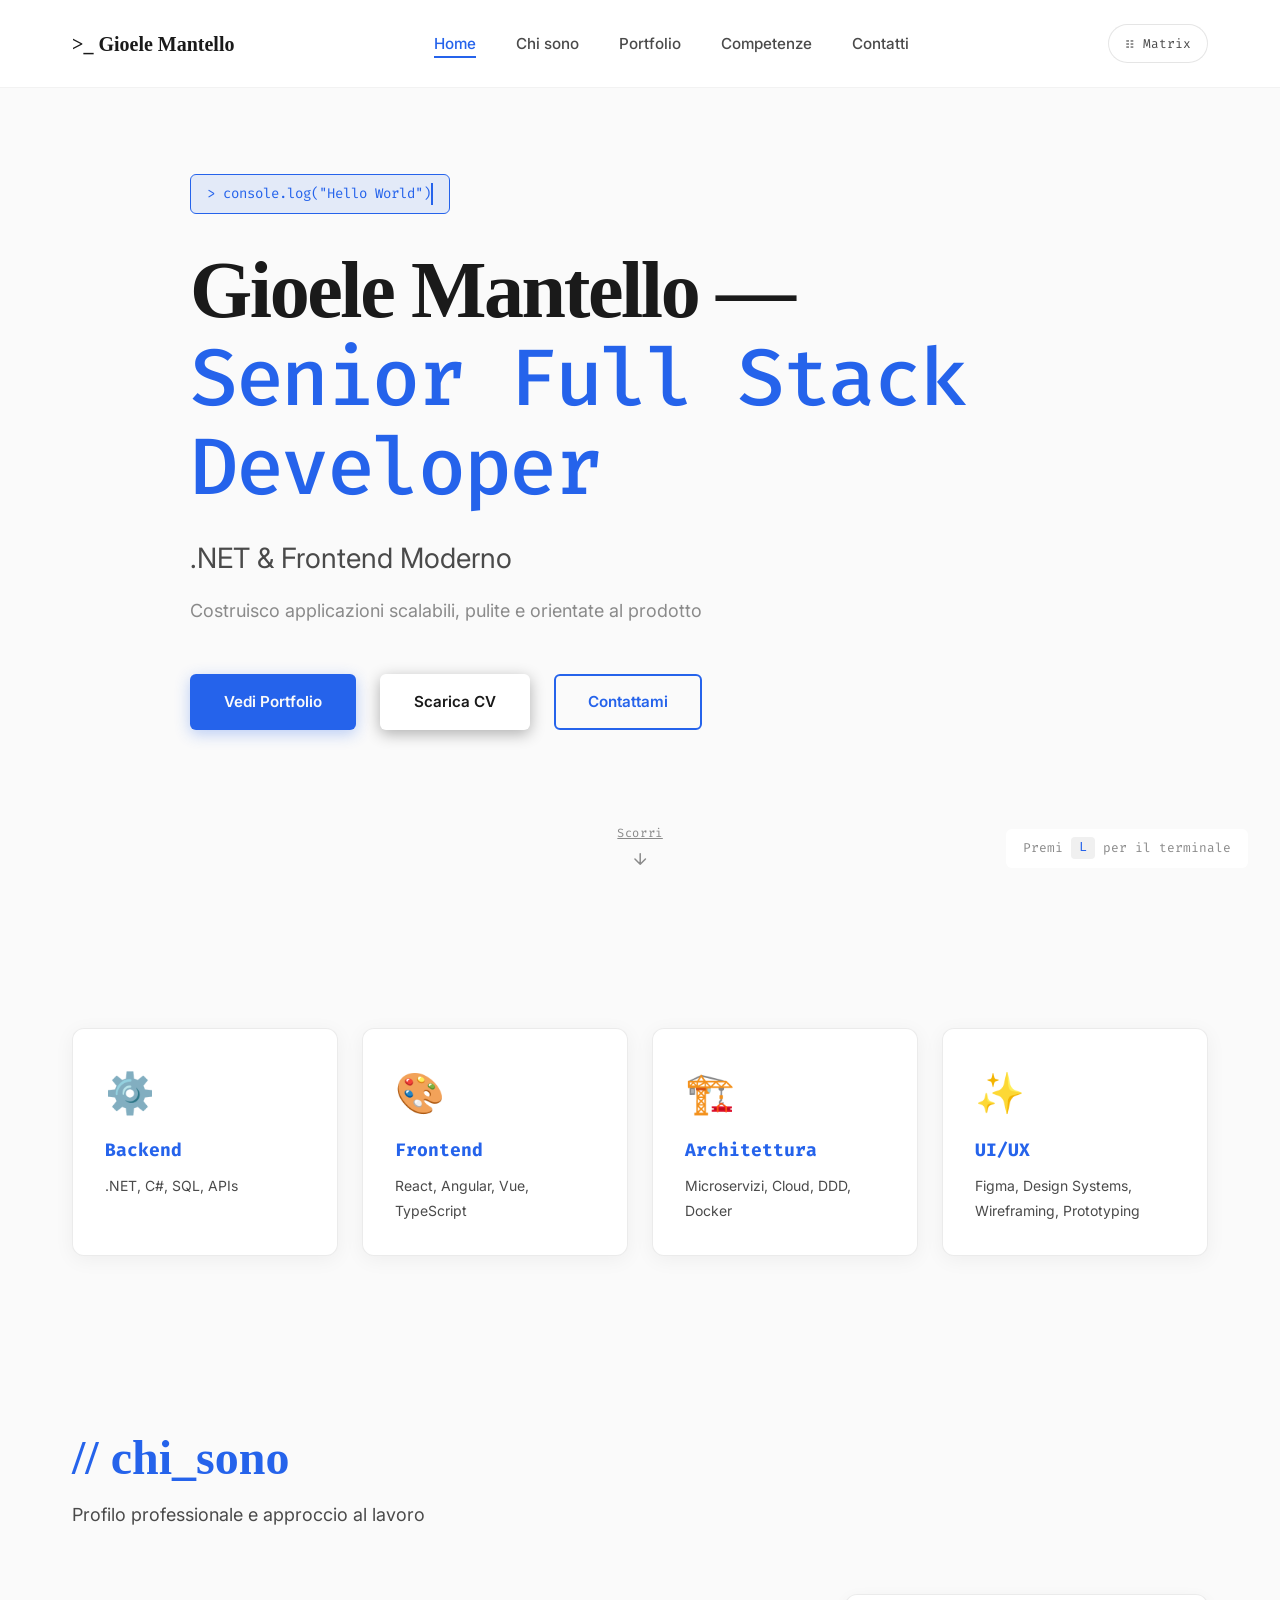
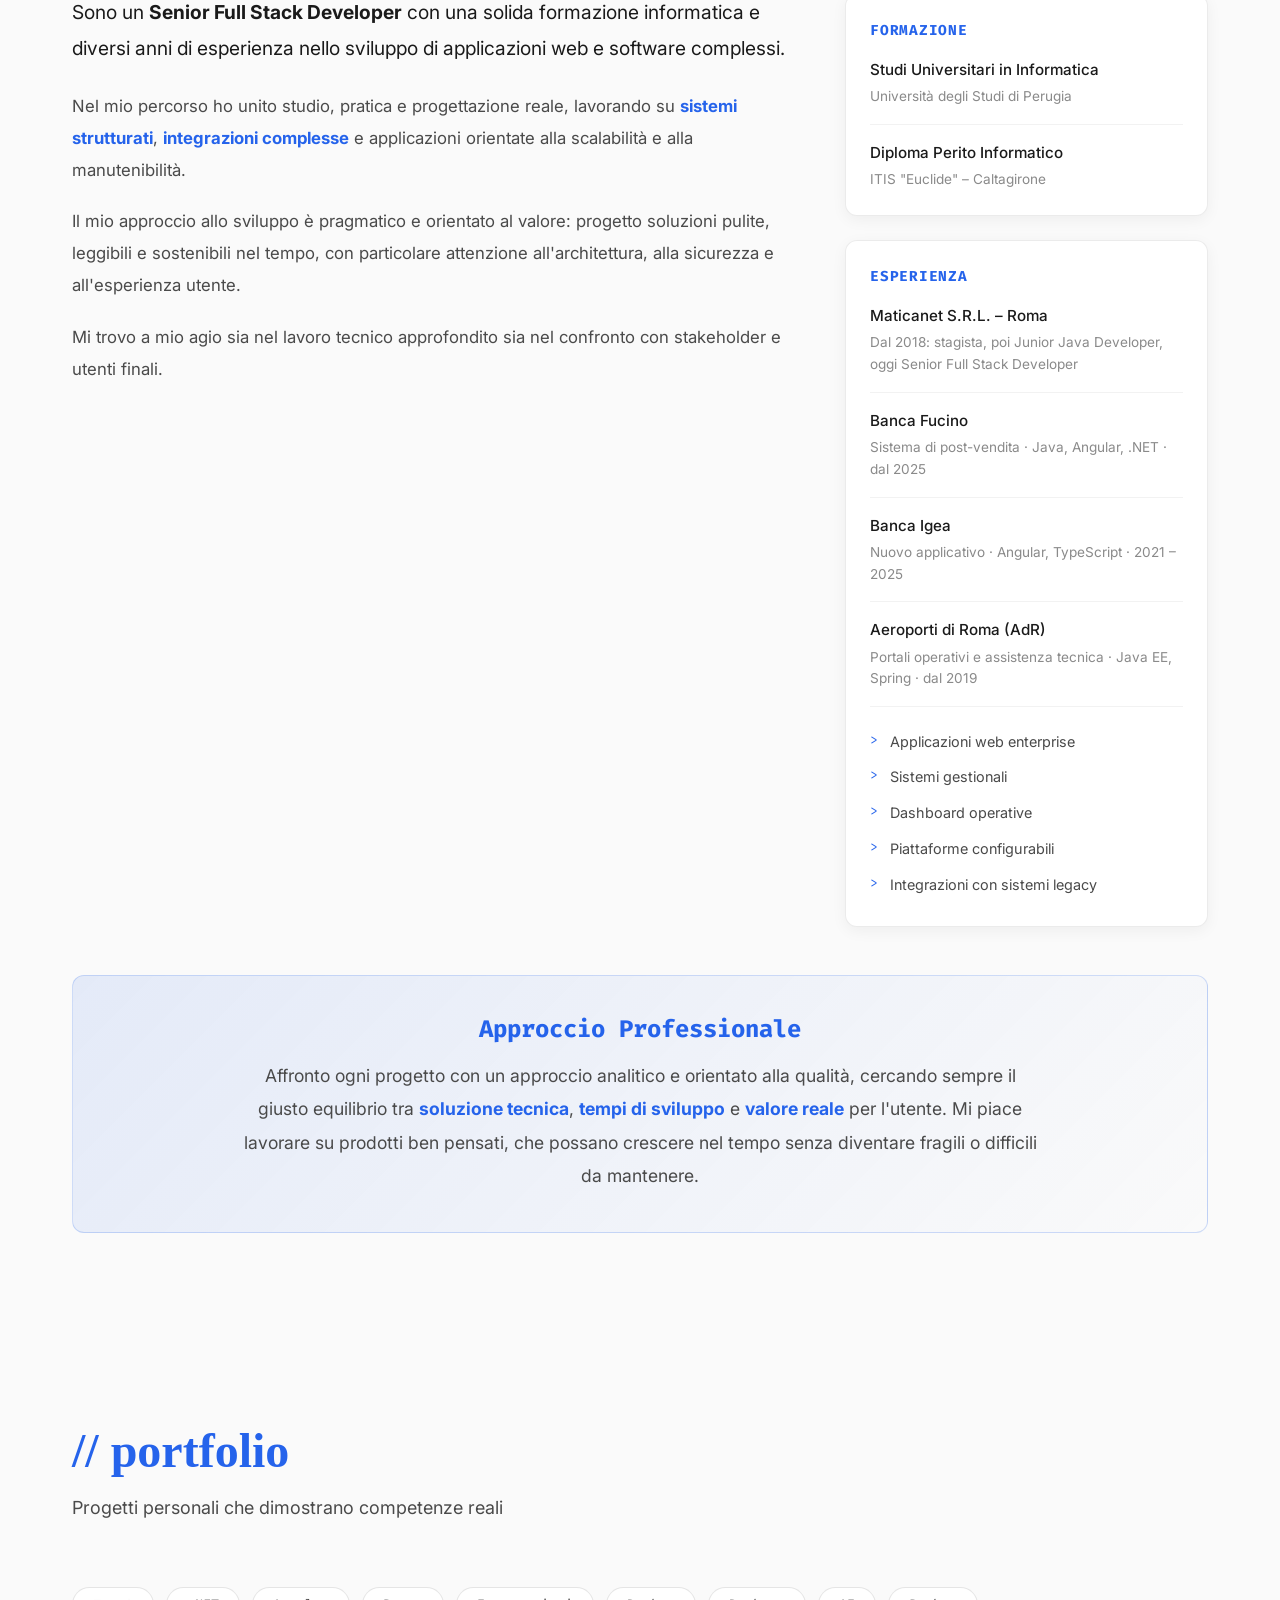
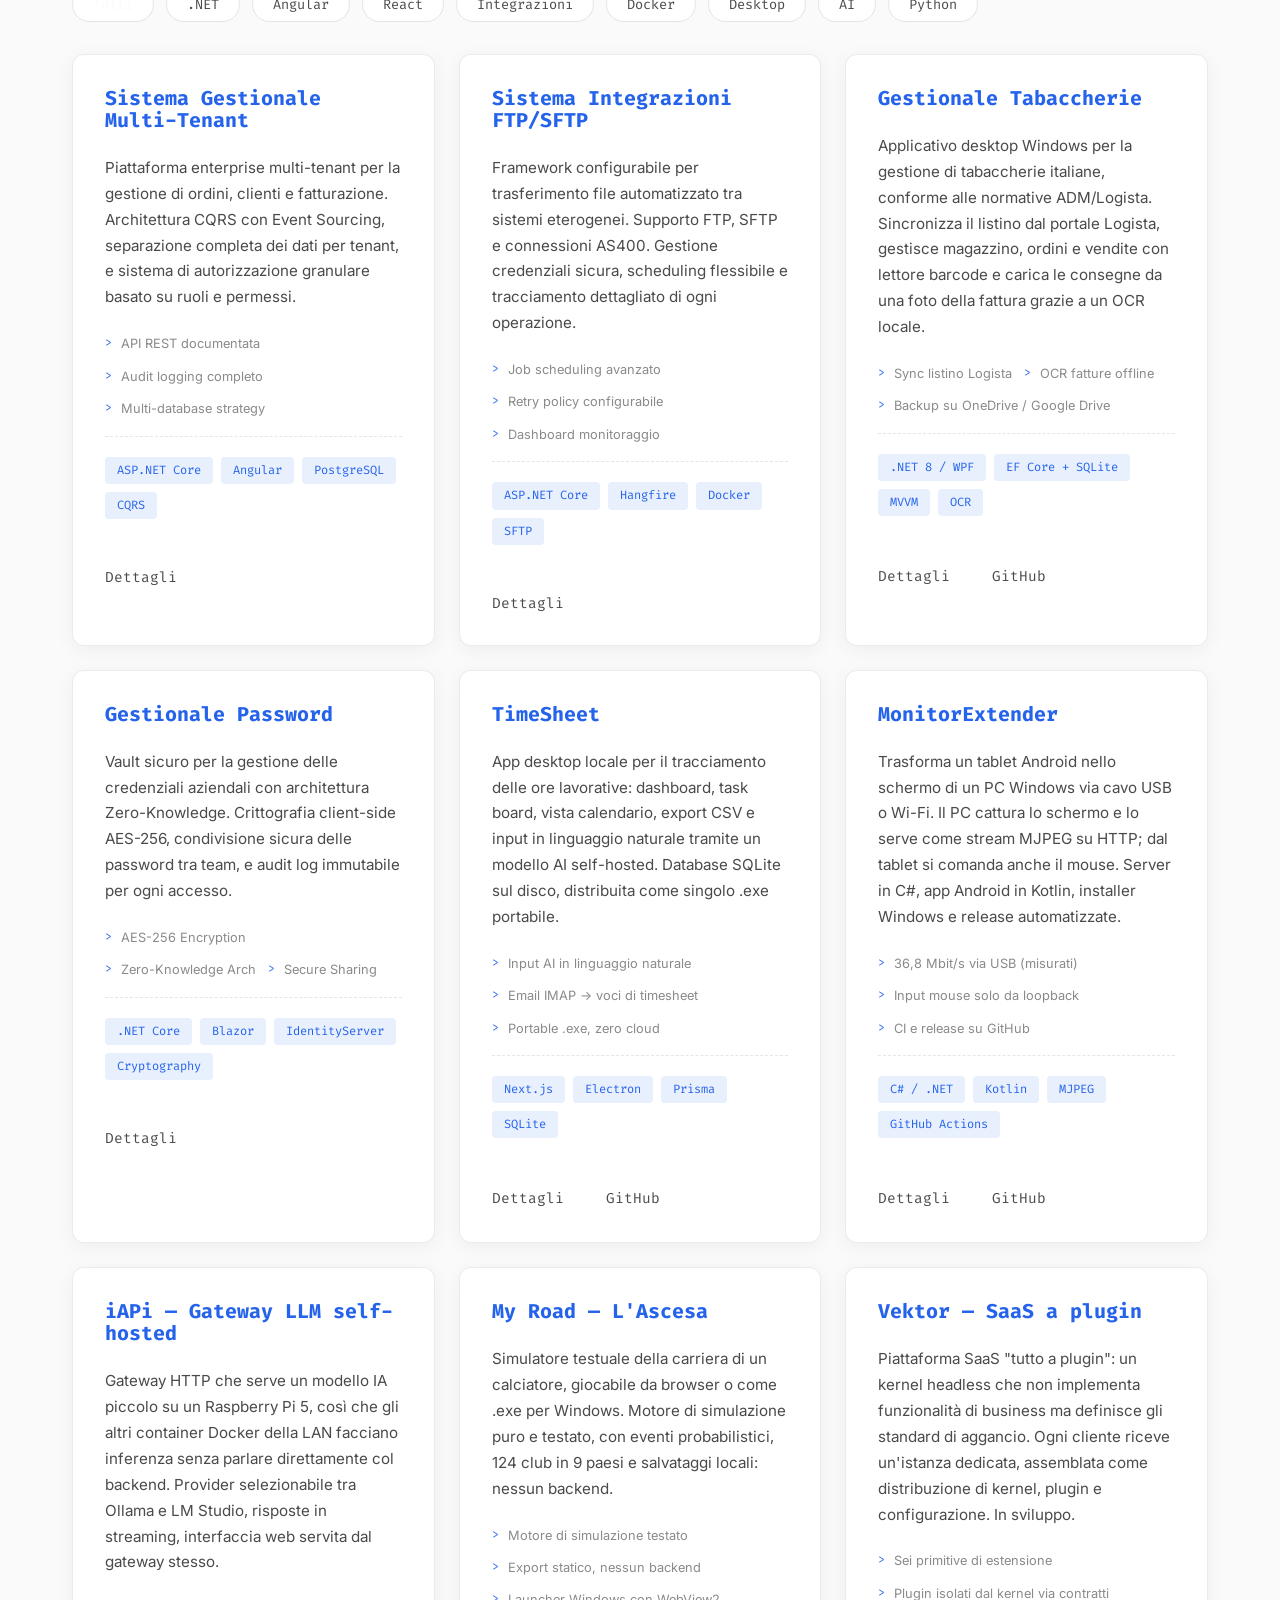
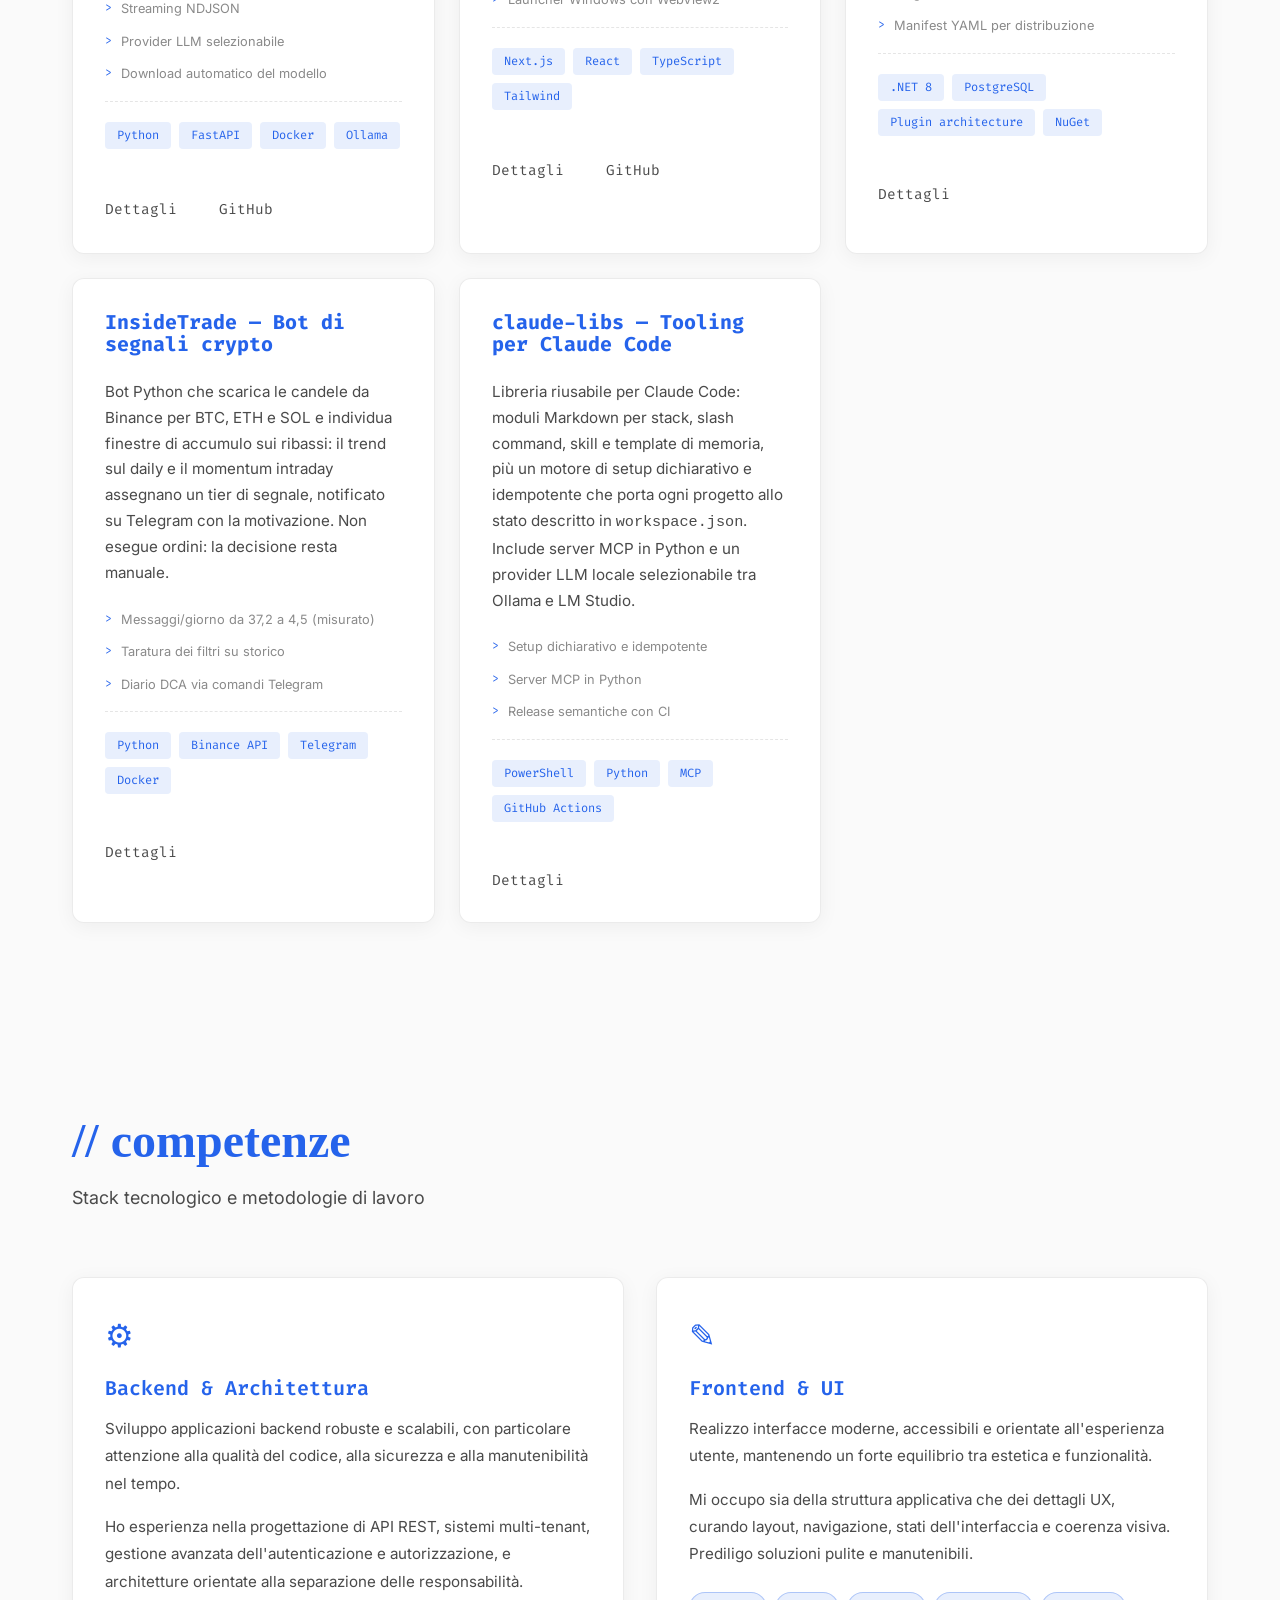
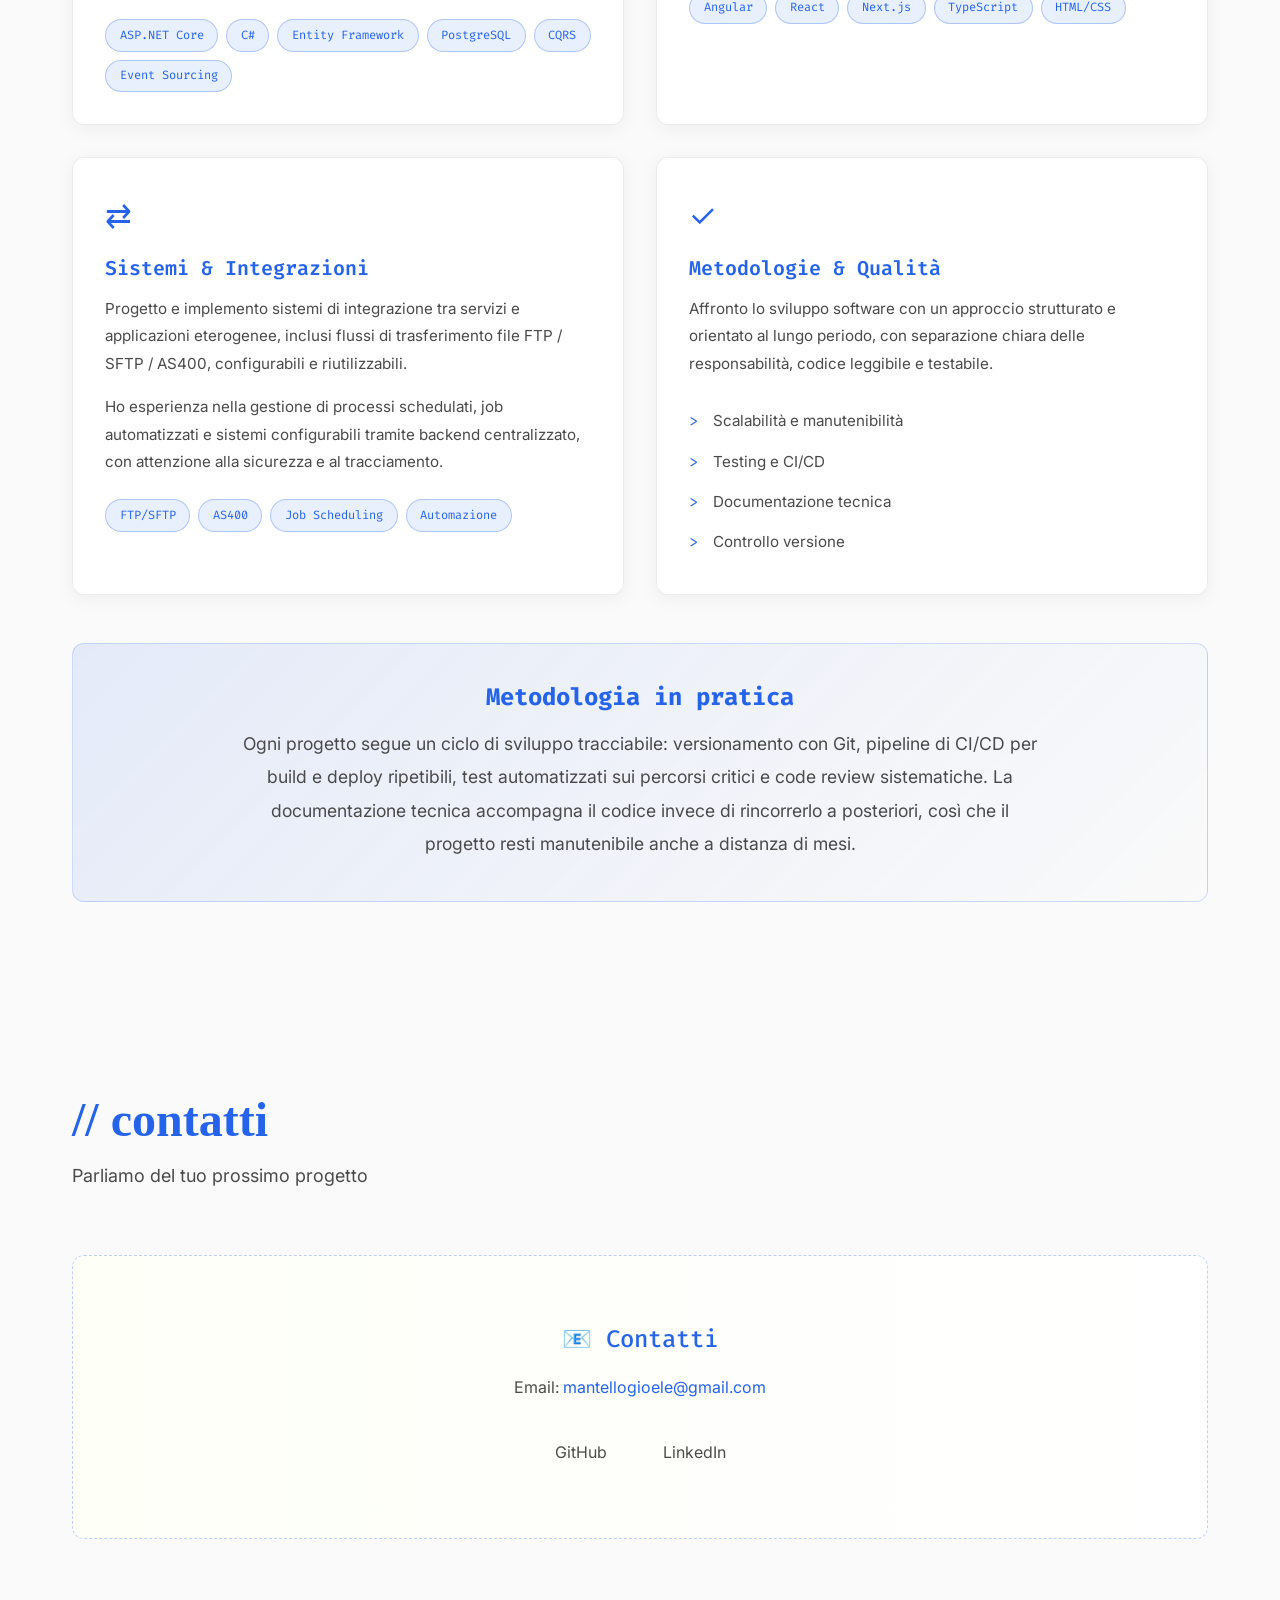
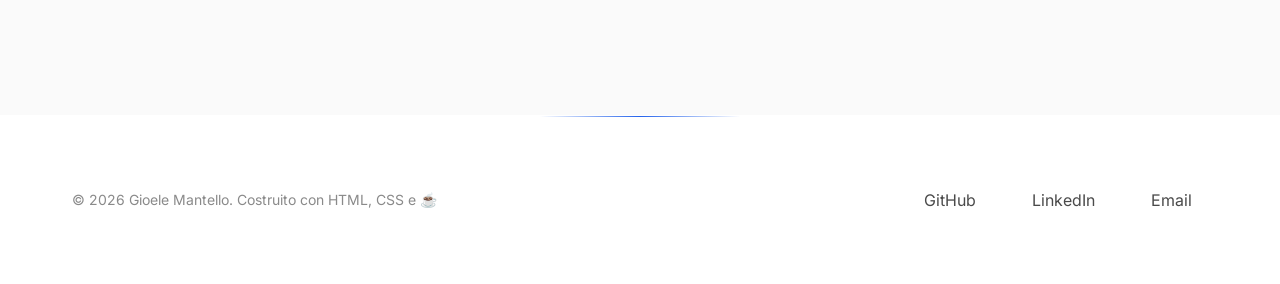
<file: index.html>
<!DOCTYPE html>
<html lang="it">

<head>
    <meta charset="UTF-8">
    <meta name="viewport" content="width=device-width, initial-scale=1.0">
    <meta name="description"
        content="Gioele Mantello - Senior Full Stack Developer specializzato in .NET e Frontend Moderno. Costruisco applicazioni scalabili, pulite e orientate al prodotto.">
    <meta name="author" content="Gioele Mantello">

    <link rel="canonical" href="https://gioixxx.github.io/Cv_PortFolio/">

    <!-- Open Graph / Facebook (immagine generata da social/og-image.html) -->
    <meta property="og:type" content="website">
    <meta property="og:url" content="https://gioixxx.github.io/Cv_PortFolio/">
    <meta property="og:locale" content="it_IT">
    <meta property="og:title" content="Gioele Mantello — Senior Full Stack Developer">
    <meta property="og:description"
        content="Senior Full Stack Developer specializzato in .NET e Frontend Moderno. Costruisco applicazioni scalabili, pulite e orientate al prodotto.">
    <meta property="og:image" content="https://gioixxx.github.io/Cv_PortFolio/og-image.png">
    <meta property="og:image:type" content="image/png">
    <meta property="og:image:width" content="1200">
    <meta property="og:image:height" content="630">
    <meta property="og:image:alt" content="Gioele Mantello, Senior Full Stack Developer: .NET e Frontend Moderno">

    <!-- Twitter -->
    <meta name="twitter:card" content="summary_large_image">
    <meta name="twitter:url" content="https://gioixxx.github.io/Cv_PortFolio/">
    <meta name="twitter:title" content="Gioele Mantello — Senior Full Stack Developer">
    <meta name="twitter:description"
        content="Senior Full Stack Developer specializzato in .NET e Frontend Moderno. Costruisco applicazioni scalabili, pulite e orientate al prodotto.">
    <meta name="twitter:image" content="https://gioixxx.github.io/Cv_PortFolio/og-image.png">
    <meta name="twitter:image:alt" content="Gioele Mantello, Senior Full Stack Developer: .NET e Frontend Moderno">

    <title>Gioele Mantello — Senior Full Stack Developer</title>

    <!-- Favicon (Emoji) -->
    <link rel="icon"
        href="data:image/svg+xml,<svg xmlns=%22http://www.w3.org/2000/svg%22 viewBox=%220 0 100 100%22><text y=%22.9em%22 font-size=%2290%22>👨‍💻</text></svg>">

    <!-- Fonts optimized -->
    <link rel="preconnect" href="https://fonts.googleapis.com">
    <link rel="preconnect" href="https://fonts.gstatic.com" crossorigin>
    <link
        href="https://fonts.googleapis.com/css2?family=Fira+Code:wght@400;500;700&family=Inter:wght@400;600;700;900&display=swap"
        rel="stylesheet">

    <link rel="stylesheet" href="style.css">
</head>

<body>
    <!-- Header Navigation -->
    <header>
        <div class="container">
            <nav>
                <a href="#" class="logo">&gt;_ Gioele Mantello</a>
                <ul id="nav-links" class="nav-links">
                    <li><a href="#home">Home</a></li>
                    <li><a href="#chi-sono">Chi sono</a></li>
                    <li><a href="#portfolio">Portfolio</a></li>
                    <li><a href="#competenze">Competenze</a></li>
                    <li><a href="#contatti">Contatti</a></li>
                </ul>
                <div class="nav-actions">
                    <button id="theme-toggle" class="theme-toggle">
                        <span class="toggle-icon">&#9789;</span>
                        <span class="toggle-label">Clean</span>
                    </button>
                    <button id="nav-toggle" class="nav-toggle" aria-label="Apri menu" aria-expanded="false"
                        aria-controls="nav-links">
                        <span class="nav-toggle-bar"></span>
                        <span class="nav-toggle-bar"></span>
                        <span class="nav-toggle-bar"></span>
                    </button>
                </div>
            </nav>
        </div>
    </header>

    <!-- Hero Section -->
    <section id="home" class="hero">
        <div class="container">
            <div class="hero-content">
                <span class="hero-label"><span class="hero-label-typed">&gt; console.log("Hello World")</span></span>
                <h1 class="hero-title">
                    Gioele Mantello — <br>
                    <span class="mono">Senior Full Stack Developer</span>
                </h1>
                <p class="hero-subtitle">.NET & Frontend Moderno</p>
                <p class="hero-description">
                    Costruisco applicazioni scalabili, pulite e orientate al prodotto
                </p>
                <div class="hero-cta">
                    <a href="#portfolio" class="btn btn-primary">Vedi Portfolio</a>
                    <a href="cv.pdf" class="btn btn-secondary" download="Giuseppe-Gioele-Mantello-CV.pdf">Scarica CV</a>
                    <a href="#contatti" class="btn btn-outline">Contattami</a>
                </div>
            </div>
            <a href="#chi-sono" class="hero-scroll-cue" aria-label="Scorri alla sezione successiva">
                <span>Scorri</span>
                <svg viewBox="0 0 24 24" fill="none" stroke-width="2" stroke-linecap="round" stroke-linejoin="round">
                    <path d="M12 5v14M5 12l7 7 7-7"></path>
                </svg>
            </a>
        </div>
    </section>

    <!-- Skills Snapshot -->
    <section class="skills-snapshot">
        <div class="container">
            <div class="skills-grid">
                <div class="skill-card reveal reveal-delay-1">
                    <div class="skill-icon">⚙️</div>
                    <h3 class="skill-title">Backend</h3>
                    <p class="skill-tags">.NET, C#, SQL, APIs</p>
                </div>
                <div class="skill-card reveal reveal-delay-2">
                    <div class="skill-icon">🎨</div>
                    <h3 class="skill-title">Frontend</h3>
                    <p class="skill-tags">React, Angular, Vue, TypeScript</p>
                </div>
                <div class="skill-card reveal reveal-delay-3">
                    <div class="skill-icon">🏗️</div>
                    <h3 class="skill-title">Architettura</h3>
                    <p class="skill-tags">Microservizi, Cloud, DDD, Docker</p>
                </div>
                <div class="skill-card reveal reveal-delay-4">
                    <div class="skill-icon">✨</div>
                    <h3 class="skill-title">UI/UX</h3>
                    <p class="skill-tags">Figma, Design Systems, Wireframing, Prototyping</p>
                </div>
            </div>
        </div>
    </section>

    <!-- Chi sono Section -->
    <section id="chi-sono">
        <div class="container">
            <div class="section-header reveal">
                <h2 class="section-title">// chi_sono</h2>
                <p class="section-subtitle">
                    Profilo professionale e approccio al lavoro
                </p>
            </div>

            <div class="about-grid">
                <!-- Profilo -->
                <div class="about-main reveal">
                    <p class="about-lead">
                        Sono un <strong>Senior Full Stack Developer</strong> con una solida formazione informatica
                        e diversi anni di esperienza nello sviluppo di applicazioni web e software complessi.
                    </p>
                    <p>
                        Nel mio percorso ho unito studio, pratica e progettazione reale, lavorando su
                        <strong class="highlight">sistemi strutturati</strong>, <strong class="highlight">integrazioni
                            complesse</strong>
                        e applicazioni orientate alla scalabilit&agrave; e alla manutenibilit&agrave;.
                    </p>
                    <p>
                        Il mio approccio allo sviluppo &egrave; pragmatico e orientato al valore: progetto soluzioni
                        pulite, leggibili e sostenibili nel tempo, con particolare attenzione all'architettura,
                        alla sicurezza e all'esperienza utente.
                    </p>
                    <p>
                        Mi trovo a mio agio sia nel lavoro tecnico approfondito sia nel confronto con
                        stakeholder e utenti finali.
                    </p>
                </div>

                <!-- Sidebar Info -->
                <div class="about-sidebar">
                    <!-- Formazione -->
                    <div class="info-card reveal reveal-delay-1">
                        <h4 class="info-card-title">Formazione</h4>
                        <div class="info-item">
                            <span class="info-label">Studi Universitari in Informatica</span>
                            <span class="info-value">Universit&agrave; degli Studi di Perugia</span>
                        </div>
                        <div class="info-item">
                            <span class="info-label">Diploma Perito Informatico</span>
                            <span class="info-value">ITIS "Euclide" &ndash; Caltagirone</span>
                        </div>
                    </div>

                    <!-- Esperienza -->
                    <div class="info-card reveal reveal-delay-2">
                        <h4 class="info-card-title">Esperienza</h4>
                        <div class="info-item">
                            <span class="info-label">Maticanet S.R.L. &ndash; Roma</span>
                            <span class="info-value">Dal 2018: stagista, poi Junior Java Developer, oggi Senior Full Stack Developer</span>
                        </div>
                        <div class="info-item">
                            <span class="info-label">Banca Fucino</span>
                            <span class="info-value">Sistema di post-vendita &middot; Java, Angular, .NET &middot; dal
                                2025</span>
                        </div>
                        <div class="info-item">
                            <span class="info-label">Banca Igea</span>
                            <span class="info-value">Nuovo applicativo &middot; Angular, TypeScript &middot; 2021 &ndash; 2025</span>
                        </div>
                        <div class="info-item">
                            <span class="info-label">Aeroporti di Roma (AdR)</span>
                            <span class="info-value">Portali operativi e assistenza tecnica &middot; Java EE, Spring
                                &middot; dal 2019</span>
                        </div>
                        <ul class="experience-list">
                            <li>Applicazioni web enterprise</li>
                            <li>Sistemi gestionali</li>
                            <li>Dashboard operative</li>
                            <li>Piattaforme configurabili</li>
                            <li>Integrazioni con sistemi legacy</li>
                        </ul>
                    </div>
                </div>
            </div>

            <!-- Approccio Box -->
            <div class="approccio-box reveal" style="margin-top: 3rem;">
                <h3 class="approccio-title">Approccio Professionale</h3>
                <p class="approccio-text">
                    Affronto ogni progetto con un approccio analitico e orientato alla qualit&agrave;,
                    cercando sempre il giusto equilibrio tra <strong>soluzione tecnica</strong>,
                    <strong>tempi di sviluppo</strong> e <strong>valore reale</strong> per l'utente.
                    Mi piace lavorare su prodotti ben pensati, che possano crescere nel tempo
                    senza diventare fragili o difficili da mantenere.
                </p>
            </div>
        </div>
    </section>

    <!-- Portfolio Section -->
    <section id="portfolio">
        <div class="container">
            <div class="section-header reveal">
                <h2 class="section-title">// portfolio</h2>
                <p class="section-subtitle">
                    Progetti personali che dimostrano competenze reali
                </p>
            </div>

            <!-- Portfolio Filters -->
            <div class="filter-container reveal">
                <button class="filter-tag active" data-filter="all">Tutti</button>
                <button class="filter-tag" data-filter="dotnet">.NET</button>
                <button class="filter-tag" data-filter="angular">Angular</button>
                <button class="filter-tag" data-filter="react">React</button>
                <button class="filter-tag" data-filter="integrazioni">Integrazioni</button>
                <button class="filter-tag" data-filter="docker">Docker</button>
                <button class="filter-tag" data-filter="desktop">Desktop</button>
                <button class="filter-tag" data-filter="ai">AI</button>
                <button class="filter-tag" data-filter="python">Python</button>
            </div>

            <!-- Projects Grid -->
            <div class="projects-grid reveal">
                <div class="project-card visible" data-tags="dotnet,angular,azure">
                    <div class="project-header">
                        <h3 class="project-title">Sistema Gestionale Multi-Tenant</h3>
                    </div>
                    <p class="project-description">
                        Piattaforma enterprise multi-tenant per la gestione di ordini, clienti e fatturazione.
                        Architettura CQRS con Event Sourcing, separazione completa dei dati per tenant,
                        e sistema di autorizzazione granulare basato su ruoli e permessi.
                    </p>
                    <div class="project-tech-details">
                        <span class="tech-detail">API REST documentata</span>
                        <span class="tech-detail">Audit logging completo</span>
                        <span class="tech-detail">Multi-database strategy</span>
                    </div>
                    <div class="project-tags">
                        <span class="project-tag">ASP.NET Core</span>
                        <span class="project-tag">Angular</span>
                        <span class="project-tag">PostgreSQL</span>
                        <span class="project-tag">CQRS</span>
                    </div>
                    <div class="project-links">
                        <button class="project-link" onclick="ProjectModal.open('multitenant')">Dettagli</button>
                    </div>
                </div>

                <div class="project-card visible" data-tags="dotnet,docker,integrazioni">
                    <div class="project-header">
                        <h3 class="project-title">Sistema Integrazioni FTP/SFTP</h3>
                    </div>
                    <p class="project-description">
                        Framework configurabile per trasferimento file automatizzato tra sistemi eterogenei.
                        Supporto FTP, SFTP e connessioni AS400. Gestione credenziali sicura,
                        scheduling flessibile e tracciamento dettagliato di ogni operazione.
                    </p>
                    <div class="project-tech-details">
                        <span class="tech-detail">Job scheduling avanzato</span>
                        <span class="tech-detail">Retry policy configurabile</span>
                        <span class="tech-detail">Dashboard monitoraggio</span>
                    </div>
                    <div class="project-tags">
                        <span class="project-tag">ASP.NET Core</span>
                        <span class="project-tag">Hangfire</span>
                        <span class="project-tag">Docker</span>
                        <span class="project-tag">SFTP</span>
                    </div>
                    <div class="project-links">
                        <button class="project-link" onclick="ProjectModal.open('ftp-sftp')">Dettagli</button>
                    </div>
                </div>

                <div class="project-card visible" data-tags="dotnet,wpf,desktop">
                    <div class="project-header">
                        <h3 class="project-title">Gestionale Tabaccherie</h3>
                    </div>
                    <p class="project-description">
                        Applicativo desktop Windows per la gestione di tabaccherie italiane, conforme alle
                        normative ADM/Logista. Sincronizza il listino dal portale Logista, gestisce magazzino,
                        ordini e vendite con lettore barcode e carica le consegne da una foto della fattura
                        grazie a un OCR locale.
                    </p>
                    <div class="project-tech-details">
                        <span class="tech-detail">Sync listino Logista</span>
                        <span class="tech-detail">OCR fatture offline</span>
                        <span class="tech-detail">Backup su OneDrive / Google Drive</span>
                    </div>
                    <div class="project-tags">
                        <span class="project-tag">.NET 8 / WPF</span>
                        <span class="project-tag">EF Core + SQLite</span>
                        <span class="project-tag">MVVM</span>
                        <span class="project-tag">OCR</span>
                    </div>
                    <div class="project-links">
                        <button class="project-link" onclick="ProjectModal.open('tabaccherie')">Dettagli</button>
                        <a class="project-link" href="https://github.com/Gioixxx/Gestionale-Tabaccherie"
                            target="_blank" rel="noopener">GitHub</a>
                    </div>
                </div>

                <div class="project-card visible" data-tags="dotnet,security,encryption">
                    <div class="project-header">
                        <h3 class="project-title">Gestionale Password</h3>
                    </div>
                    <p class="project-description">
                        Vault sicuro per la gestione delle credenziali aziendali con architettura Zero-Knowledge.
                        Crittografia client-side AES-256, condivisione sicura delle password tra team,
                        e audit log immutabile per ogni accesso.
                    </p>
                    <div class="project-tech-details">
                        <span class="tech-detail">AES-256 Encryption</span>
                        <span class="tech-detail">Zero-Knowledge Arch</span>
                        <span class="tech-detail">Secure Sharing</span>
                    </div>
                    <div class="project-tags">
                        <span class="project-tag">.NET Core</span>
                        <span class="project-tag">Blazor</span>
                        <span class="project-tag">IdentityServer</span>
                        <span class="project-tag">Cryptography</span>
                    </div>
                    <div class="project-links">
                        <button class="project-link" onclick="ProjectModal.open('password')">Dettagli</button>
                    </div>
                </div>

                <div class="project-card visible" data-tags="react,desktop,ai">
                    <div class="project-header">
                        <h3 class="project-title">TimeSheet</h3>
                    </div>
                    <p class="project-description">
                        App desktop locale per il tracciamento delle ore lavorative: dashboard, task board,
                        vista calendario, export CSV e input in linguaggio naturale tramite un modello AI
                        self-hosted. Database SQLite sul disco, distribuita come singolo .exe portabile.
                    </p>
                    <div class="project-tech-details">
                        <span class="tech-detail">Input AI in linguaggio naturale</span>
                        <span class="tech-detail">Email IMAP → voci di timesheet</span>
                        <span class="tech-detail">Portable .exe, zero cloud</span>
                    </div>
                    <div class="project-tags">
                        <span class="project-tag">Next.js</span>
                        <span class="project-tag">Electron</span>
                        <span class="project-tag">Prisma</span>
                        <span class="project-tag">SQLite</span>
                    </div>
                    <div class="project-links">
                        <button class="project-link" onclick="ProjectModal.open('timesheet')">Dettagli</button>
                        <a class="project-link" href="https://github.com/Gioixxx/TimeSheet" target="_blank"
                            rel="noopener">GitHub</a>
                    </div>
                </div>

                <div class="project-card visible" data-tags="dotnet,desktop">
                    <div class="project-header">
                        <h3 class="project-title">MonitorExtender</h3>
                    </div>
                    <p class="project-description">
                        Trasforma un tablet Android nello schermo di un PC Windows via cavo USB o Wi-Fi.
                        Il PC cattura lo schermo e lo serve come stream MJPEG su HTTP; dal tablet si comanda
                        anche il mouse. Server in C#, app Android in Kotlin, installer Windows e release
                        automatizzate.
                    </p>
                    <div class="project-tech-details">
                        <span class="tech-detail">36,8 Mbit/s via USB (misurati)</span>
                        <span class="tech-detail">Input mouse solo da loopback</span>
                        <span class="tech-detail">CI e release su GitHub</span>
                    </div>
                    <div class="project-tags">
                        <span class="project-tag">C# / .NET</span>
                        <span class="project-tag">Kotlin</span>
                        <span class="project-tag">MJPEG</span>
                        <span class="project-tag">GitHub Actions</span>
                    </div>
                    <div class="project-links">
                        <button class="project-link" onclick="ProjectModal.open('monitorextender')">Dettagli</button>
                        <a class="project-link" href="https://github.com/Gioixxx/MonitorExtender" target="_blank"
                            rel="noopener">GitHub</a>
                    </div>
                </div>

                <div class="project-card visible" data-tags="docker,ai,integrazioni,python">
                    <div class="project-header">
                        <h3 class="project-title">iAPi — Gateway LLM self-hosted</h3>
                    </div>
                    <p class="project-description">
                        Gateway HTTP che serve un modello IA piccolo su un Raspberry Pi 5, così che gli altri
                        container Docker della LAN facciano inferenza senza parlare direttamente col backend.
                        Provider selezionabile tra Ollama e LM Studio, risposte in streaming, interfaccia web
                        servita dal gateway stesso.
                    </p>
                    <div class="project-tech-details">
                        <span class="tech-detail">Streaming NDJSON</span>
                        <span class="tech-detail">Provider LLM selezionabile</span>
                        <span class="tech-detail">Download automatico del modello</span>
                    </div>
                    <div class="project-tags">
                        <span class="project-tag">Python</span>
                        <span class="project-tag">FastAPI</span>
                        <span class="project-tag">Docker</span>
                        <span class="project-tag">Ollama</span>
                    </div>
                    <div class="project-links">
                        <button class="project-link" onclick="ProjectModal.open('iapi')">Dettagli</button>
                        <a class="project-link" href="https://github.com/Gioixxx/iAPi" target="_blank"
                            rel="noopener">GitHub</a>
                    </div>
                </div>

                <div class="project-card visible" data-tags="react,desktop">
                    <div class="project-header">
                        <h3 class="project-title">My Road — L'Ascesa</h3>
                    </div>
                    <p class="project-description">
                        Simulatore testuale della carriera di un calciatore, giocabile da browser o come .exe
                        per Windows. Motore di simulazione puro e testato, con eventi probabilistici,
                        124 club in 9 paesi e salvataggi locali: nessun backend.
                    </p>
                    <div class="project-tech-details">
                        <span class="tech-detail">Motore di simulazione testato</span>
                        <span class="tech-detail">Export statico, nessun backend</span>
                        <span class="tech-detail">Launcher Windows con WebView2</span>
                    </div>
                    <div class="project-tags">
                        <span class="project-tag">Next.js</span>
                        <span class="project-tag">React</span>
                        <span class="project-tag">TypeScript</span>
                        <span class="project-tag">Tailwind</span>
                    </div>
                    <div class="project-links">
                        <button class="project-link" onclick="ProjectModal.open('myroad')">Dettagli</button>
                        <a class="project-link" href="https://github.com/Gioixxx/MyRoad" target="_blank"
                            rel="noopener">GitHub</a>
                    </div>
                </div>

                <div class="project-card visible" data-tags="dotnet">
                    <div class="project-header">
                        <h3 class="project-title">Vektor — SaaS a plugin</h3>
                    </div>
                    <p class="project-description">
                        Piattaforma SaaS "tutto a plugin": un kernel headless che non implementa funzionalità di
                        business ma definisce gli standard di aggancio. Ogni cliente riceve un'istanza dedicata,
                        assemblata come distribuzione di kernel, plugin e configurazione. In sviluppo.
                    </p>
                    <div class="project-tech-details">
                        <span class="tech-detail">Sei primitive di estensione</span>
                        <span class="tech-detail">Plugin isolati dal kernel via contratti</span>
                        <span class="tech-detail">Manifest YAML per distribuzione</span>
                    </div>
                    <div class="project-tags">
                        <span class="project-tag">.NET 8</span>
                        <span class="project-tag">PostgreSQL</span>
                        <span class="project-tag">Plugin architecture</span>
                        <span class="project-tag">NuGet</span>
                    </div>
                    <div class="project-links">
                        <button class="project-link" onclick="ProjectModal.open('vektor')">Dettagli</button>
                    </div>
                </div>

                <div class="project-card visible" data-tags="python,docker">
                    <div class="project-header">
                        <h3 class="project-title">InsideTrade — Bot di segnali crypto</h3>
                    </div>
                    <p class="project-description">
                        Bot Python che scarica le candele da Binance per BTC, ETH e SOL e individua finestre di
                        accumulo sui ribassi: il trend sul daily e il momentum intraday assegnano un tier di
                        segnale, notificato su Telegram con la motivazione. Non esegue ordini: la decisione
                        resta manuale.
                    </p>
                    <div class="project-tech-details">
                        <span class="tech-detail">Messaggi/giorno da 37,2 a 4,5 (misurato)</span>
                        <span class="tech-detail">Taratura dei filtri su storico</span>
                        <span class="tech-detail">Diario DCA via comandi Telegram</span>
                    </div>
                    <div class="project-tags">
                        <span class="project-tag">Python</span>
                        <span class="project-tag">Binance API</span>
                        <span class="project-tag">Telegram</span>
                        <span class="project-tag">Docker</span>
                    </div>
                    <div class="project-links">
                        <button class="project-link" onclick="ProjectModal.open('insidetrade')">Dettagli</button>
                    </div>
                </div>

                <div class="project-card visible" data-tags="python,ai">
                    <div class="project-header">
                        <h3 class="project-title">claude-libs — Tooling per Claude Code</h3>
                    </div>
                    <p class="project-description">
                        Libreria riusabile per Claude Code: moduli Markdown per stack, slash command, skill e
                        template di memoria, più un motore di setup dichiarativo e idempotente che porta ogni
                        progetto allo stato descritto in <code>workspace.json</code>. Include server MCP in Python
                        e un provider LLM locale selezionabile tra Ollama e LM Studio.
                    </p>
                    <div class="project-tech-details">
                        <span class="tech-detail">Setup dichiarativo e idempotente</span>
                        <span class="tech-detail">Server MCP in Python</span>
                        <span class="tech-detail">Release semantiche con CI</span>
                    </div>
                    <div class="project-tags">
                        <span class="project-tag">PowerShell</span>
                        <span class="project-tag">Python</span>
                        <span class="project-tag">MCP</span>
                        <span class="project-tag">GitHub Actions</span>
                    </div>
                    <div class="project-links">
                        <button class="project-link" onclick="ProjectModal.open('claude-libs')">Dettagli</button>
                    </div>
                </div>
            </div>
        </div>
    </section>

    <!-- Competenze Section -->
    <section id="competenze">
        <div class="container">
            <div class="section-header reveal">
                <h2 class="section-title">// competenze</h2>
                <p class="section-subtitle">
                    Stack tecnologico e metodologie di lavoro
                </p>
            </div>

            <div class="competenze-grid">
                <!-- Backend & Architettura -->
                <div class="competenza-card reveal reveal-delay-1">
                    <div class="competenza-icon">&#9881;</div>
                    <h3 class="competenza-title">Backend & Architettura</h3>
                    <p class="competenza-text">
                        Sviluppo applicazioni backend robuste e scalabili, con particolare attenzione alla
                        qualit&agrave; del codice, alla sicurezza e alla manutenibilit&agrave; nel tempo.
                    </p>
                    <p class="competenza-text">
                        Ho esperienza nella progettazione di API REST, sistemi multi-tenant, gestione avanzata
                        dell'autenticazione e autorizzazione, e architetture orientate alla separazione delle
                        responsabilit&agrave;.
                    </p>
                    <div class="competenza-tech">
                        <span class="tech-tag">ASP.NET Core</span>
                        <span class="tech-tag">C#</span>
                        <span class="tech-tag">Entity Framework</span>
                        <span class="tech-tag">PostgreSQL</span>
                        <span class="tech-tag">CQRS</span>
                        <span class="tech-tag">Event Sourcing</span>
                    </div>
                </div>

                <!-- Frontend & UI -->
                <div class="competenza-card reveal reveal-delay-2">
                    <div class="competenza-icon">&#9998;</div>
                    <h3 class="competenza-title">Frontend & UI</h3>
                    <p class="competenza-text">
                        Realizzo interfacce moderne, accessibili e orientate all'esperienza utente, mantenendo un forte
                        equilibrio tra estetica e funzionalit&agrave;.
                    </p>
                    <p class="competenza-text">
                        Mi occupo sia della struttura applicativa che dei dettagli UX, curando layout, navigazione,
                        stati dell'interfaccia e coerenza visiva. Prediligo soluzioni pulite e manutenibili.
                    </p>
                    <div class="competenza-tech">
                        <span class="tech-tag">Angular</span>
                        <span class="tech-tag">React</span>
                        <span class="tech-tag">Next.js</span>
                        <span class="tech-tag">TypeScript</span>
                        <span class="tech-tag">HTML/CSS</span>
                    </div>
                </div>

                <!-- Sistemi & Integrazioni -->
                <div class="competenza-card reveal reveal-delay-3">
                    <div class="competenza-icon">&#8644;</div>
                    <h3 class="competenza-title">Sistemi & Integrazioni</h3>
                    <p class="competenza-text">
                        Progetto e implemento sistemi di integrazione tra servizi e applicazioni eterogenee, inclusi
                        flussi di trasferimento file FTP / SFTP / AS400, configurabili e riutilizzabili.
                    </p>
                    <p class="competenza-text">
                        Ho esperienza nella gestione di processi schedulati, job automatizzati e sistemi configurabili
                        tramite backend centralizzato, con attenzione alla sicurezza e al tracciamento.
                    </p>
                    <div class="competenza-tech">
                        <span class="tech-tag">FTP/SFTP</span>
                        <span class="tech-tag">AS400</span>
                        <span class="tech-tag">Job Scheduling</span>
                        <span class="tech-tag">Automazione</span>
                    </div>
                </div>

                <!-- Metodologie & Qualit&agrave; -->
                <div class="competenza-card reveal reveal-delay-4">
                    <div class="competenza-icon">&#10003;</div>
                    <h3 class="competenza-title">Metodologie & Qualit&agrave;</h3>
                    <p class="competenza-text">
                        Affronto lo sviluppo software con un approccio strutturato e orientato al lungo periodo, con
                        separazione chiara delle responsabilit&agrave;, codice leggibile e testabile.
                    </p>
                    <ul class="competenza-list">
                        <li>Scalabilit&agrave; e manutenibilit&agrave;</li>
                        <li>Testing e CI/CD</li>
                        <li>Documentazione tecnica</li>
                        <li>Controllo versione</li>
                    </ul>
                </div>
            </div>

            <!-- Metodologia in pratica -->
            <div class="approccio-box reveal">
                <h3 class="approccio-title">Metodologia in pratica</h3>
                <p class="approccio-text">
                    Ogni progetto segue un ciclo di sviluppo tracciabile: versionamento con Git,
                    pipeline di CI/CD per build e deploy ripetibili, test automatizzati sui percorsi
                    critici e code review sistematiche. La documentazione tecnica accompagna il codice
                    invece di rincorrerlo a posteriori, cos&igrave; che il progetto resti manutenibile
                    anche a distanza di mesi.
                </p>
            </div>
        </div>
    </section>

    <!-- Contatti Section -->
    <section id="contatti">
        <div class="container">
            <div class="section-header reveal">
                <h2 class="section-title">// contatti</h2>
                <p class="section-subtitle">
                    Parliamo del tuo prossimo progetto
                </p>
            </div>
            <div class="placeholder-box reveal">
                <p class="mono" style="font-size: 1.5rem; margin-bottom: 1rem;">📧 Contatti</p>
                <p style="color: var(--text-secondary); margin-bottom: 2rem;">Email: <a
                        href="mailto:mantellogioele@gmail.com" class="email-link">mantellogioele@gmail.com</a></p>
                <div class="social-links" style="justify-content: center;">
                    <a href="https://github.com/Gioixxx" title="GitHub" target="_blank" rel="noopener">GitHub</a>
                    <a href="https://www.linkedin.com/in/giuseppe-gioele-mantello-002a9aab/" title="LinkedIn" target="_blank"
                        rel="noopener">LinkedIn</a>
                </div>
            </div>
        </div>
    </section>

    <!-- Footer -->
    <footer>
        <div class="container">
            <div class="footer-content">
                <p style="color: var(--text-muted); font-size: 0.875rem;">
                    &copy; <span id="current-year">2026</span> Gioele Mantello. Costruito con HTML, CSS e &#9749;
                </p>
                <div class="social-links">
                    <a href="https://github.com/Gioixxx" title="GitHub" target="_blank" rel="noopener">GitHub</a>
                    <a href="https://www.linkedin.com/in/giuseppe-gioele-mantello-002a9aab/" title="LinkedIn" target="_blank"
                        rel="noopener">LinkedIn</a>
                    <a href="mailto:mantellogioele@gmail.com" title="Email">Email</a>
                </div>
            </div>
        </div>
    </footer>

    <!-- Terminal Hint -->
    <div class="terminal-hint">
        Premi <kbd>L</kbd> per il terminale
    </div>

    <!-- Scripts -->
    <!-- Project Modal -->
    <div id="project-modal" class="modal-overlay">
        <div class="modal-content">
            <button class="modal-close" onclick="ProjectModal.close()">&times;</button>
            <div class="modal-body">
                <div class="modal-header">
                    <h2 id="modal-title" class="modal-title"></h2>
                    <div id="modal-tags" class="modal-tags"></div>
                </div>
                <div class="modal-scroll-area">
                    <p id="modal-description" class="modal-description"></p>

                    <div class="modal-section">
                        <h4>Funzionalità Chiave</h4>
                        <ul id="modal-features" class="modal-list"></ul>
                    </div>

                    <div class="modal-section">
                        <h4>Stack Tecnologico</h4>
                        <div id="modal-tech" class="tech-grid"></div>
                    </div>
                </div>
            </div>
        </div>
    </div>

    <script src="script.js" defer></script>
</body>

</html>
</file>
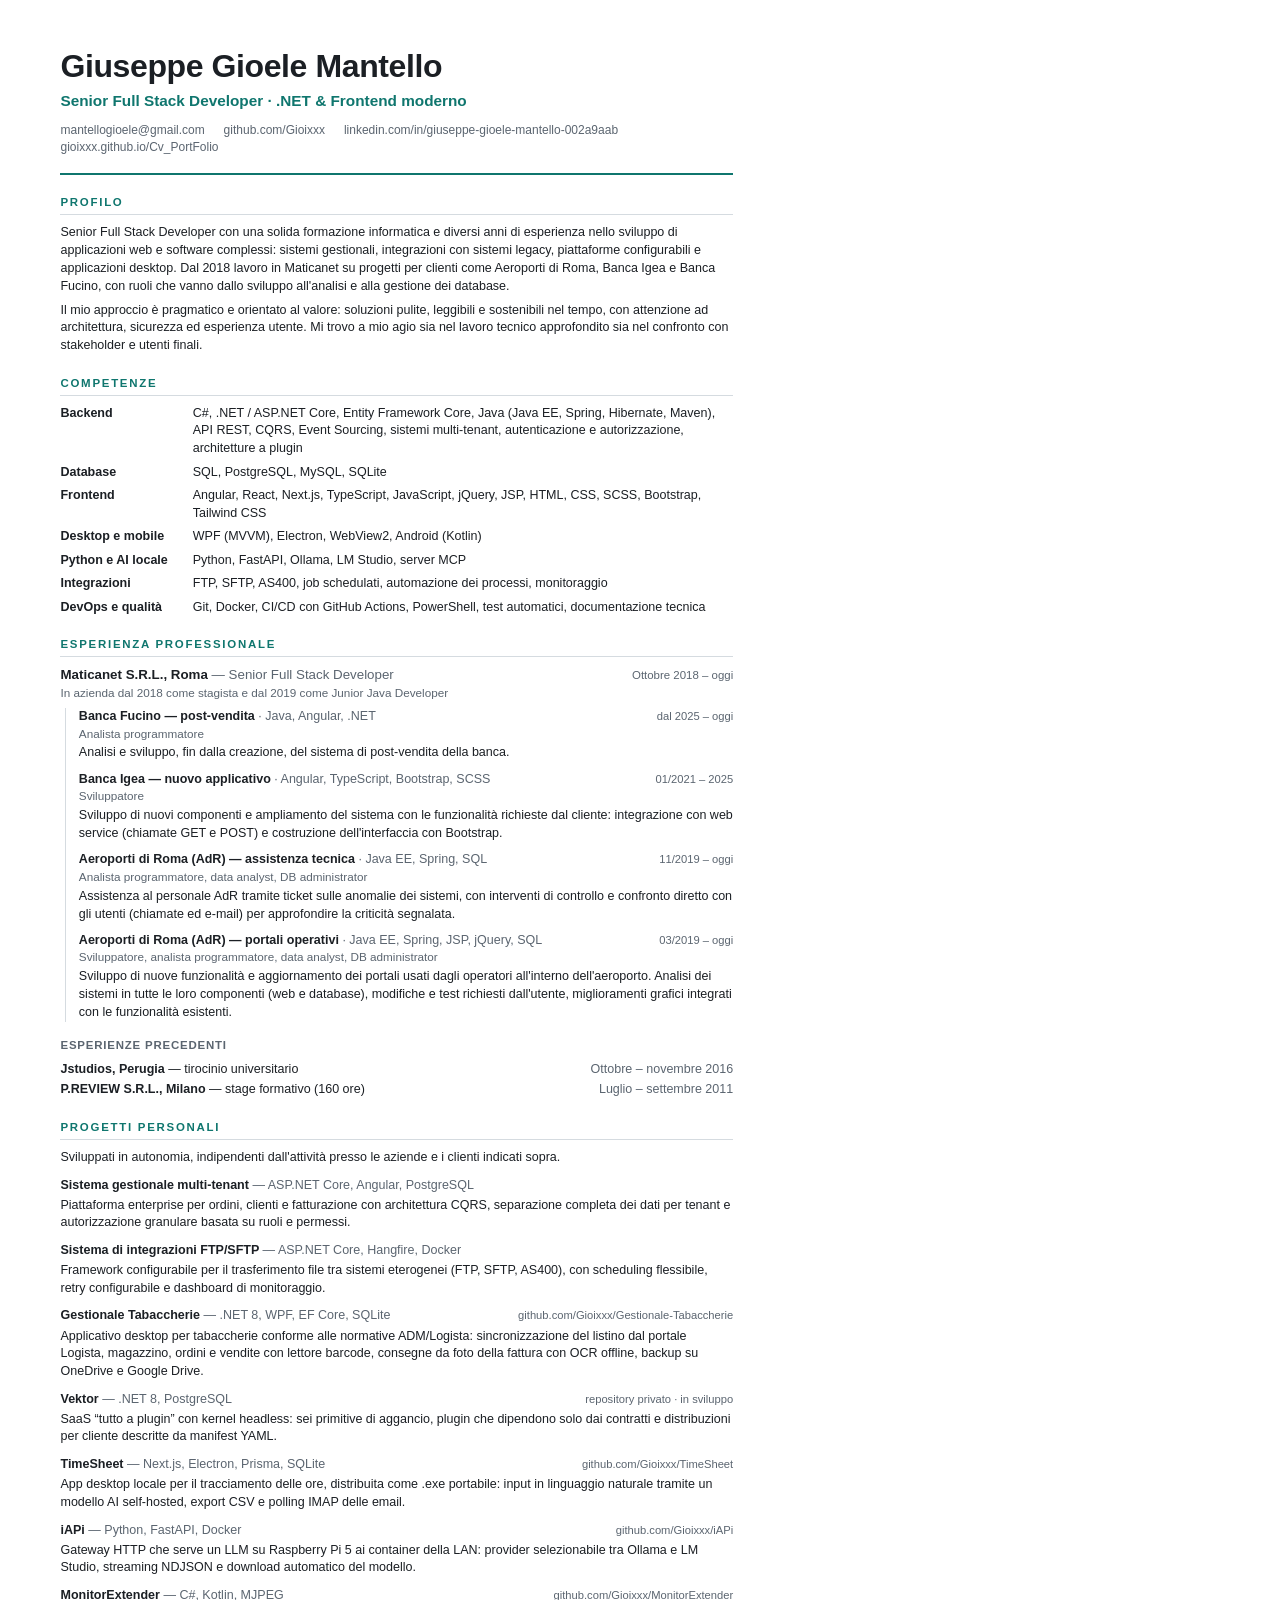
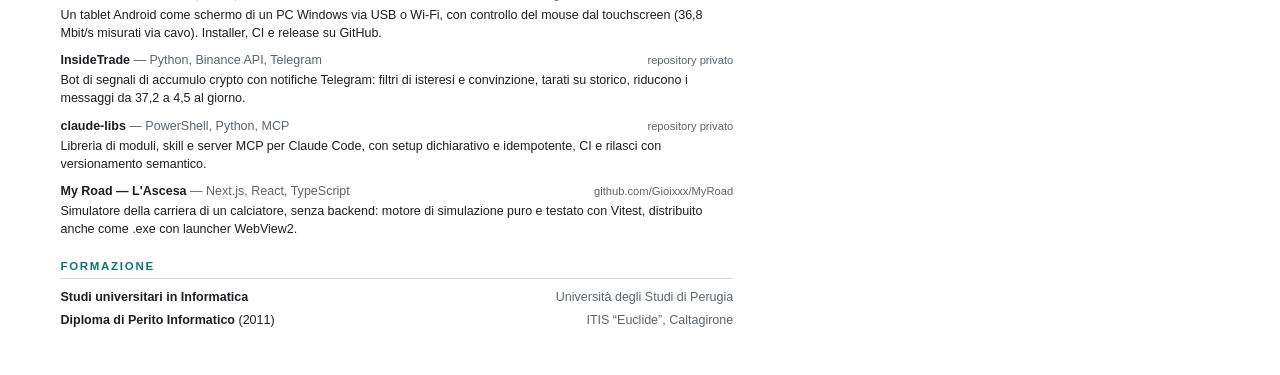
<file: cv/cv.html>
<!DOCTYPE html>
<html lang="it">

<head>
    <meta charset="UTF-8">
    <title>Giuseppe Gioele Mantello — Senior Full Stack Developer</title>
    <meta name="author" content="Giuseppe Gioele Mantello">
    <style>
        /* Sorgente del CV scaricabile (../cv.pdf). Rigenera il PDF con cv/build-cv.ps1. */
        :root {
            --ink: #1b1f24;
            --muted: #5b6570;
            --accent: #0f766e;
            --rule: #d5dbe0;
        }

        @page {
            size: A4;
            margin: 0;
        }

        * {
            box-sizing: border-box;
            margin: 0;
            padding: 0;
        }

        html {
            -webkit-print-color-adjust: exact;
            print-color-adjust: exact;
        }

        body {
            font-family: "Segoe UI", Arial, Helvetica, sans-serif;
            font-size: 9.4pt;
            line-height: 1.42;
            color: var(--ink);
            background: #fff;
        }

        .page {
            width: 210mm;
            padding: 13mm 16mm 12mm;
        }

        /* Intestazione */
        header {
            padding-bottom: 4.5mm;
            border-bottom: 1.6pt solid var(--accent);
        }

        h1 {
            font-size: 24pt;
            line-height: 1.1;
            letter-spacing: -0.3pt;
            font-weight: 700;
        }

        .role {
            margin-top: 1.5mm;
            font-size: 11.5pt;
            font-weight: 600;
            color: var(--accent);
        }

        .contacts {
            margin-top: 2.6mm;
            display: flex;
            flex-wrap: wrap;
            gap: 0 5mm;
            font-size: 9pt;
            color: var(--muted);
        }

        .contacts a {
            color: inherit;
            text-decoration: none;
        }

        /* Sezioni */
        section {
            margin-top: 5.2mm;
        }

        h2 {
            font-size: 8.6pt;
            font-weight: 700;
            letter-spacing: 1.3pt;
            text-transform: uppercase;
            color: var(--accent);
            padding-bottom: 1mm;
            margin-bottom: 2.4mm;
            border-bottom: 0.6pt solid var(--rule);
            break-after: avoid;
        }

        p+p {
            margin-top: 1.6mm;
        }

        /* Competenze */
        .skills {
            display: grid;
            grid-template-columns: 31mm 1fr;
            gap: 1.5mm 4mm;
        }

        .skills dt {
            font-weight: 700;
        }

        .skills dd {
            color: var(--ink);
        }

        /* Esperienza e progetti */
        .entry {
            break-inside: avoid;
        }

        .entry+.entry {
            margin-top: 2.6mm;
        }

        .entry-head {
            display: flex;
            justify-content: space-between;
            align-items: baseline;
            gap: 4mm;
        }

        .entry-title {
            font-weight: 700;
        }

        .entry-title .stack {
            font-weight: 400;
            color: var(--muted);
        }

        .entry-link {
            font-size: 8.4pt;
            color: var(--muted);
            white-space: nowrap;
        }

        .entry p {
            margin-top: 0.6mm;
        }

        .lead-in {
            margin-bottom: 2.6mm;
        }

        /* Azienda con incarichi per cliente annidati */
        .job {
            break-inside: avoid-page;
        }

        .job+.job {
            margin-top: 3mm;
        }

        .job-head {
            display: flex;
            justify-content: space-between;
            align-items: baseline;
            gap: 4mm;
        }

        .job-company {
            font-weight: 700;
            font-size: 10pt;
        }

        .job-roles {
            font-weight: 400;
            color: var(--muted);
        }

        .job-period {
            font-size: 8.6pt;
            color: var(--muted);
            white-space: nowrap;
        }

        .engagements {
            margin: 1.6mm 0 0 1.2mm;
            padding-left: 3.4mm;
            border-left: 1.4pt solid var(--rule);
        }

        .engagements .entry+.entry {
            margin-top: 2.2mm;
        }

        .role-line {
            color: var(--muted);
            font-size: 8.8pt;
        }

        .keep {
            break-inside: avoid;
        }

        .subhead {
            margin: 4mm 0 2mm;
            font-size: 8.6pt;
            font-weight: 700;
            letter-spacing: 0.6pt;
            text-transform: uppercase;
            color: var(--muted);
            break-after: avoid;
        }

        .earlier {
            break-inside: avoid;
            display: flex;
            justify-content: space-between;
            gap: 4mm;
        }

        .earlier+.earlier {
            margin-top: 0.8mm;
        }

        .earlier .when {
            color: var(--muted);
            white-space: nowrap;
        }

        .edu {
            display: flex;
            justify-content: space-between;
            gap: 4mm;
        }

        .edu+.edu {
            margin-top: 1.4mm;
        }

        .edu .where {
            color: var(--muted);
        }
    </style>
</head>

<body>
    <div class="page">
        <header>
            <h1>Giuseppe Gioele Mantello</h1>
            <div class="role">Senior Full Stack Developer &middot; .NET &amp; Frontend moderno</div>
            <div class="contacts">
                <a href="mailto:mantellogioele@gmail.com">mantellogioele@gmail.com</a>
                <a href="https://github.com/Gioixxx">github.com/Gioixxx</a>
                <a href="https://www.linkedin.com/in/giuseppe-gioele-mantello-002a9aab/">linkedin.com/in/giuseppe-gioele-mantello-002a9aab</a>
                <a href="https://gioixxx.github.io/Cv_PortFolio/">gioixxx.github.io/Cv_PortFolio</a>
            </div>
        </header>

        <section>
            <h2>Profilo</h2>
            <p>
                Senior Full Stack Developer con una solida formazione informatica e diversi anni di esperienza
                nello sviluppo di applicazioni web e software complessi: sistemi gestionali, integrazioni con
                sistemi legacy, piattaforme configurabili e applicazioni desktop. Dal 2018 lavoro in
                Maticanet su progetti per clienti come Aeroporti di Roma, Banca Igea e Banca Fucino, con ruoli che vanno dallo
                sviluppo all'analisi e alla gestione dei database.
            </p>
            <p>
                Il mio approccio &egrave; pragmatico e orientato al valore: soluzioni pulite, leggibili e
                sostenibili nel tempo, con attenzione ad architettura, sicurezza ed esperienza utente. Mi trovo
                a mio agio sia nel lavoro tecnico approfondito sia nel confronto con stakeholder e utenti finali.
            </p>
        </section>

        <section>
            <h2>Competenze</h2>
            <dl class="skills">
                <dt>Backend</dt>
                <dd>C#, .NET / ASP.NET Core, Entity Framework Core, Java (Java EE, Spring, Hibernate, Maven),
                    API REST, CQRS, Event Sourcing, sistemi multi-tenant, autenticazione e autorizzazione,
                    architetture a plugin</dd>
                <dt>Database</dt>
                <dd>SQL, PostgreSQL, MySQL, SQLite</dd>
                <dt>Frontend</dt>
                <dd>Angular, React, Next.js, TypeScript, JavaScript, jQuery, JSP, HTML, CSS, SCSS, Bootstrap,
                    Tailwind CSS</dd>
                <dt>Desktop e mobile</dt>
                <dd>WPF (MVVM), Electron, WebView2, Android (Kotlin)</dd>
                <dt>Python e AI locale</dt>
                <dd>Python, FastAPI, Ollama, LM Studio, server MCP</dd>
                <dt>Integrazioni</dt>
                <dd>FTP, SFTP, AS400, job schedulati, automazione dei processi, monitoraggio</dd>
                <dt>DevOps e qualit&agrave;</dt>
                <dd>Git, Docker, CI/CD con GitHub Actions, PowerShell, test automatici, documentazione tecnica</dd>
            </dl>
        </section>

        <section>
            <h2>Esperienza professionale</h2>
            <div class="job">
                <div class="job-head">
                    <span class="job-company">Maticanet S.R.L., Roma
                        <span class="job-roles">&mdash; Senior Full Stack Developer</span></span>
                    <span class="job-period">Ottobre 2018 &ndash; oggi</span>
                </div>
                <div class="role-line">In azienda dal 2018 come stagista e dal 2019 come Junior Java Developer</div>
                <div class="engagements">
                    <div class="entry">
                        <div class="entry-head">
                            <span class="entry-title">Banca Fucino &mdash; post-vendita
                                <span class="stack">&middot; Java, Angular, .NET</span></span>
                            <span class="entry-link">dal 2025 &ndash; oggi</span>
                        </div>
                        <div class="role-line">Analista programmatore</div>
                        <p>Analisi e sviluppo, fin dalla creazione, del sistema di post-vendita della banca.</p>
                    </div>
                    <div class="entry">
                        <div class="entry-head">
                            <span class="entry-title">Banca Igea &mdash; nuovo applicativo
                                <span class="stack">&middot; Angular, TypeScript, Bootstrap, SCSS</span></span>
                            <span class="entry-link">01/2021 &ndash; 2025</span>
                        </div>
                        <div class="role-line">Sviluppatore</div>
                        <p>Sviluppo di nuovi componenti e ampliamento del sistema con le funzionalit&agrave; richieste
                            dal cliente: integrazione con web service (chiamate GET e POST) e costruzione
                            dell'interfaccia con Bootstrap.</p>
                    </div>
                    <div class="entry">
                        <div class="entry-head">
                            <span class="entry-title">Aeroporti di Roma (AdR) &mdash; assistenza tecnica
                                <span class="stack">&middot; Java EE, Spring, SQL</span></span>
                            <span class="entry-link">11/2019 &ndash; oggi</span>
                        </div>
                        <div class="role-line">Analista programmatore, data analyst, DB administrator</div>
                        <p>Assistenza al personale AdR tramite ticket sulle anomalie dei sistemi, con interventi di
                            controllo e confronto diretto con gli utenti (chiamate ed e-mail) per approfondire la
                            criticit&agrave; segnalata.</p>
                    </div>
                    <div class="entry">
                        <div class="entry-head">
                            <span class="entry-title">Aeroporti di Roma (AdR) &mdash; portali operativi
                                <span class="stack">&middot; Java EE, Spring, JSP, jQuery, SQL</span></span>
                            <span class="entry-link">03/2019 &ndash; oggi</span>
                        </div>
                        <div class="role-line">Sviluppatore, analista programmatore, data analyst, DB administrator</div>
                        <p>Sviluppo di nuove funzionalit&agrave; e aggiornamento dei portali usati dagli operatori
                            all'interno dell'aeroporto. Analisi dei sistemi in tutte le loro componenti (web e
                            database), modifiche e test richiesti dall'utente, miglioramenti grafici integrati con
                            le funzionalit&agrave; esistenti.</p>
                    </div>
                </div>
            </div>

            <div class="subhead">Esperienze precedenti</div>
            <div class="earlier">
                <span><strong>Jstudios, Perugia</strong> &mdash; tirocinio universitario</span>
                <span class="when">Ottobre &ndash; novembre 2016</span>
            </div>
            <div class="earlier">
                <span><strong>P.REVIEW S.R.L., Milano</strong> &mdash; stage formativo (160 ore)</span>
                <span class="when">Luglio &ndash; settembre 2011</span>
            </div>
        </section>

        <section>
            <h2>Progetti personali</h2>
            <p class="lead-in">Sviluppati in autonomia, indipendenti dall'attivit&agrave; presso le aziende e i clienti
                indicati sopra.</p>
            <div class="entry">
                <div class="entry-head">
                    <span class="entry-title">Sistema gestionale multi-tenant
                        <span class="stack">&mdash; ASP.NET Core, Angular, PostgreSQL</span></span>
                </div>
                <p>Piattaforma enterprise per ordini, clienti e fatturazione con architettura CQRS, separazione
                    completa dei dati per tenant e autorizzazione granulare basata su ruoli e permessi.</p>
            </div>
            <div class="entry">
                <div class="entry-head">
                    <span class="entry-title">Sistema di integrazioni FTP/SFTP
                        <span class="stack">&mdash; ASP.NET Core, Hangfire, Docker</span></span>
                </div>
                <p>Framework configurabile per il trasferimento file tra sistemi eterogenei (FTP, SFTP, AS400),
                    con scheduling flessibile, retry configurabile e dashboard di monitoraggio.</p>
            </div>
            <div class="entry">
                <div class="entry-head">
                    <span class="entry-title">Gestionale Tabaccherie
                        <span class="stack">&mdash; .NET 8, WPF, EF Core, SQLite</span></span>
                    <span class="entry-link">github.com/Gioixxx/Gestionale-Tabaccherie</span>
                </div>
                <p>Applicativo desktop per tabaccherie conforme alle normative ADM/Logista: sincronizzazione del
                    listino dal portale Logista, magazzino, ordini e vendite con lettore barcode, consegne da
                    foto della fattura con OCR offline, backup su OneDrive e Google Drive.</p>
            </div>
            <div class="entry">
                <div class="entry-head">
                    <span class="entry-title">Vektor
                        <span class="stack">&mdash; .NET 8, PostgreSQL</span></span>
                    <span class="entry-link">repository privato &middot; in sviluppo</span>
                </div>
                <p>SaaS &ldquo;tutto a plugin&rdquo; con kernel headless: sei primitive di aggancio, plugin che
                    dipendono solo dai contratti e distribuzioni per cliente descritte da manifest YAML.</p>
            </div>
            <div class="entry">
                <div class="entry-head">
                    <span class="entry-title">TimeSheet
                        <span class="stack">&mdash; Next.js, Electron, Prisma, SQLite</span></span>
                    <span class="entry-link">github.com/Gioixxx/TimeSheet</span>
                </div>
                <p>App desktop locale per il tracciamento delle ore, distribuita come .exe portabile: input in
                    linguaggio naturale tramite un modello AI self-hosted, export CSV e polling IMAP delle email.</p>
            </div>
            <div class="entry">
                <div class="entry-head">
                    <span class="entry-title">iAPi
                        <span class="stack">&mdash; Python, FastAPI, Docker</span></span>
                    <span class="entry-link">github.com/Gioixxx/iAPi</span>
                </div>
                <p>Gateway HTTP che serve un LLM su Raspberry Pi 5 ai container della LAN: provider selezionabile
                    tra Ollama e LM Studio, streaming NDJSON e download automatico del modello.</p>
            </div>
            <div class="entry">
                <div class="entry-head">
                    <span class="entry-title">MonitorExtender
                        <span class="stack">&mdash; C#, Kotlin, MJPEG</span></span>
                    <span class="entry-link">github.com/Gioixxx/MonitorExtender</span>
                </div>
                <p>Un tablet Android come schermo di un PC Windows via USB o Wi-Fi, con controllo del mouse dal
                    touchscreen (36,8 Mbit/s misurati via cavo). Installer, CI e release su GitHub.</p>
            </div>
            <div class="entry">
                <div class="entry-head">
                    <span class="entry-title">InsideTrade
                        <span class="stack">&mdash; Python, Binance API, Telegram</span></span>
                    <span class="entry-link">repository privato</span>
                </div>
                <p>Bot di segnali di accumulo crypto con notifiche Telegram: filtri di isteresi e convinzione,
                    tarati su storico, riducono i messaggi da 37,2 a 4,5 al giorno.</p>
            </div>
            <div class="entry">
                <div class="entry-head">
                    <span class="entry-title">claude-libs
                        <span class="stack">&mdash; PowerShell, Python, MCP</span></span>
                    <span class="entry-link">repository privato</span>
                </div>
                <p>Libreria di moduli, skill e server MCP per Claude Code, con setup dichiarativo e idempotente,
                    CI e rilasci con versionamento semantico.</p>
            </div>
            <div class="entry">
                <div class="entry-head">
                    <span class="entry-title">My Road &mdash; L'Ascesa
                        <span class="stack">&mdash; Next.js, React, TypeScript</span></span>
                    <span class="entry-link">github.com/Gioixxx/MyRoad</span>
                </div>
                <p>Simulatore della carriera di un calciatore, senza backend: motore di simulazione puro e testato
                    con Vitest, distribuito anche come .exe con launcher WebView2.</p>
            </div>
        </section>

        <section>
            <h2>Formazione</h2>
            <div class="edu">
                <span><strong>Studi universitari in Informatica</strong></span>
                <span class="where">Universit&agrave; degli Studi di Perugia</span>
            </div>
            <div class="edu">
                <span><strong>Diploma di Perito Informatico</strong> (2011)</span>
                <span class="where">ITIS &ldquo;Euclide&rdquo;, Caltagirone</span>
            </div>
        </section>
    </div>
</body>

</html>
</file>
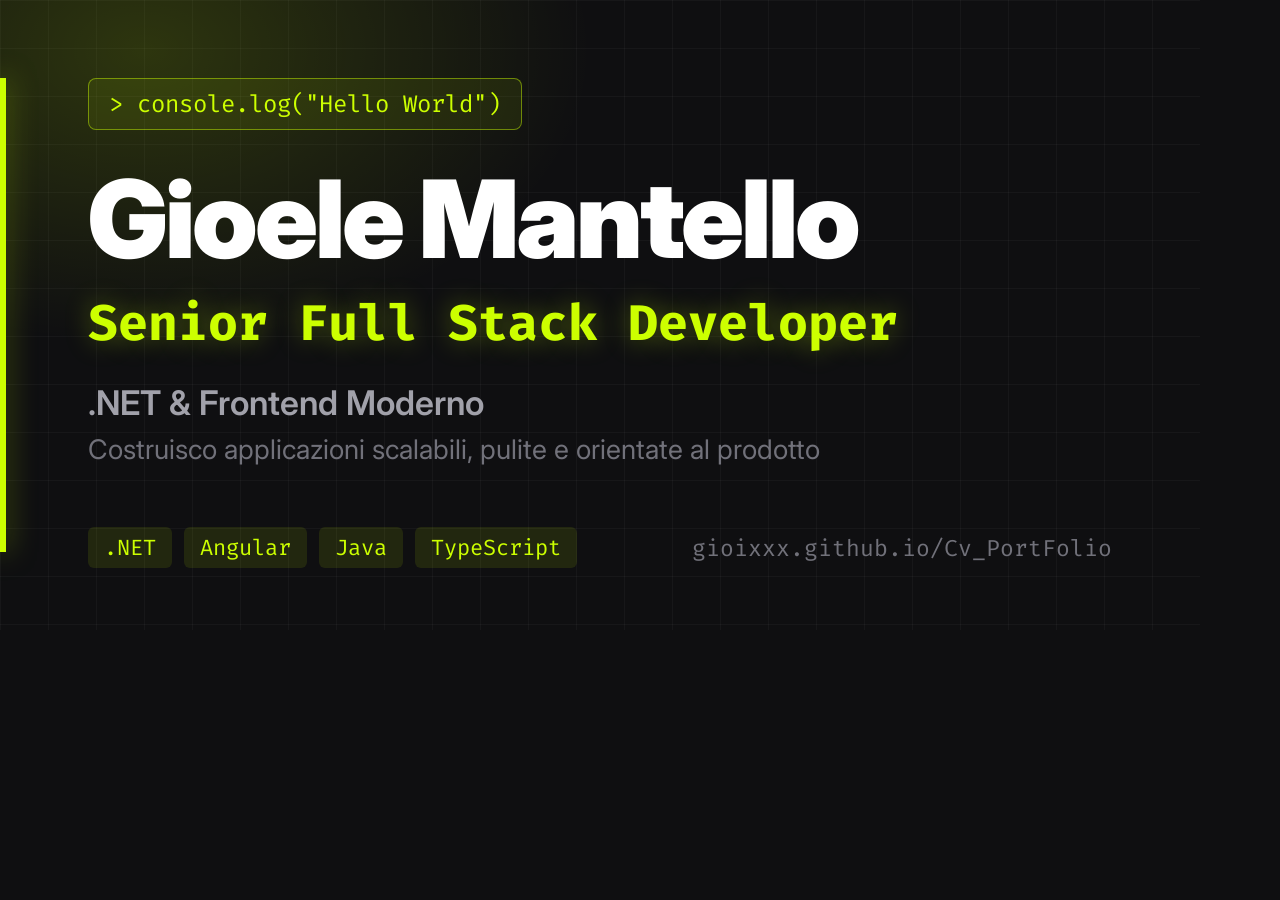
<file: social/og-image.html>
<!DOCTYPE html>
<html lang="it">

<head>
    <meta charset="UTF-8">
    <title>Anteprima social — Gioele Mantello</title>
    <!-- Sorgente di ../og-image.png (1200x630). Rigenera l'immagine con social/build-og-image.ps1. -->
    <link rel="preconnect" href="https://fonts.googleapis.com">
    <link rel="preconnect" href="https://fonts.gstatic.com" crossorigin>
    <link
        href="https://fonts.googleapis.com/css2?family=Fira+Code:wght@400;500;700&family=Inter:wght@400;600;900&display=swap"
        rel="stylesheet">
    <style>
        :root {
            --bg: #0f0f11;
            --accent: #ccff00;
            --text: #ffffff;
            --text-secondary: #a1a1aa;
            --text-muted: #71717a;
            --mono: 'Fira Code', Consolas, 'Courier New', monospace;
            --sans: 'Inter', 'Segoe UI', Arial, sans-serif;
        }

        * {
            box-sizing: border-box;
            margin: 0;
            padding: 0;
        }

        html,
        body {
            width: 1200px;
            height: 630px;
            overflow: hidden;
            background: var(--bg);
        }

        .card {
            position: relative;
            width: 1200px;
            height: 630px;
            padding: 78px 88px;
            font-family: var(--sans);
            color: var(--text);
            background:
                radial-gradient(ellipse 640px 420px at 12% 8%, rgba(204, 255, 0, 0.16), transparent 70%),
                linear-gradient(rgba(255, 255, 255, 0.035) 1px, transparent 1px) 0 0 / 48px 48px,
                linear-gradient(90deg, rgba(255, 255, 255, 0.035) 1px, transparent 1px) 0 0 / 48px 48px,
                var(--bg);
        }

        /* Barra d'accento a sinistra, come i box della pagina */
        .card::before {
            content: '';
            position: absolute;
            left: 0;
            top: 78px;
            bottom: 78px;
            width: 6px;
            background: var(--accent);
            box-shadow: 0 0 28px rgba(204, 255, 0, 0.55);
        }

        .label {
            display: inline-block;
            font-family: var(--mono);
            font-size: 24px;
            color: var(--accent);
            padding: 9px 20px;
            border: 1.5px solid rgba(204, 255, 0, 0.45);
            border-radius: 8px;
            background: rgba(204, 255, 0, 0.08);
        }

        h1 {
            margin-top: 34px;
            font-size: 108px;
            line-height: 1.02;
            font-weight: 900;
            letter-spacing: -3px;
        }

        .role {
            margin-top: 16px;
            font-family: var(--mono);
            font-size: 50px;
            font-weight: 700;
            color: var(--accent);
            text-shadow: 0 0 26px rgba(204, 255, 0, 0.35);
        }

        .stack {
            margin-top: 26px;
            font-size: 34px;
            font-weight: 600;
            color: var(--text-secondary);
        }

        .tagline {
            margin-top: 10px;
            font-size: 27px;
            color: var(--text-muted);
        }

        .footer {
            position: absolute;
            left: 88px;
            right: 88px;
            bottom: 62px;
            display: flex;
            justify-content: space-between;
            align-items: center;
            font-family: var(--mono);
            font-size: 23px;
            color: var(--text-muted);
        }

        .chips {
            display: flex;
            gap: 12px;
        }

        .chip {
            padding: 6px 16px;
            border-radius: 6px;
            background: rgba(204, 255, 0, 0.1);
            color: var(--accent);
            font-size: 22px;
        }
    </style>
</head>

<body>
    <div class="card">
        <span class="label">&gt; console.log("Hello World")</span>
        <h1>Gioele Mantello</h1>
        <div class="role">Senior Full Stack Developer</div>
        <div class="stack">.NET &amp; Frontend Moderno</div>
        <div class="tagline">Costruisco applicazioni scalabili, pulite e orientate al prodotto</div>
        <div class="footer">
            <div class="chips">
                <span class="chip">.NET</span>
                <span class="chip">Angular</span>
                <span class="chip">Java</span>
                <span class="chip">TypeScript</span>
            </div>
            <span>gioixxx.github.io/Cv_PortFolio</span>
        </div>
    </div>
</body>

</html>
</file>
<file: style.css>
/* ===================================
   TECH-FORWARD DESIGN SYSTEM
   Charcoal & Lime Aesthetic
   =================================== */

@import url('https://fonts.googleapis.com/css2?family=Fira+Code:wght@400;500;700&family=Inter:wght@400;600;700;900&display=swap');

/* CSS Variables */
:root {
    --bg-color: #0f0f11;
    --bg-secondary: #1a1a1f;
    --bg-tertiary: #242429;
    --accent-color: #ccff00;
    --accent-secondary: #a8e600;
    --accent-dim: rgba(204, 255, 0, 0.1);
    --accent-glow: rgba(204, 255, 0, 0.4);
    --text-main: #ffffff;
    --text-secondary: #a1a1aa;
    --text-muted: #71717a;
    --grid-color: rgba(255, 255, 255, 0.02);

    --font-mono: 'Fira Code', monospace;
    --font-sans: 'Inter', sans-serif;

    --transition-fast: 150ms ease;
    --transition-mid: 300ms cubic-bezier(0.4, 0, 0.2, 1);
    --transition-slow: 500ms cubic-bezier(0.4, 0, 0.2, 1);
}

/* Animations */
@keyframes fadeInUp {
    from {
        opacity: 0;
        transform: translateY(30px);
    }
    to {
        opacity: 1;
        transform: translateY(0);
    }
}

@keyframes fadeIn {
    from { opacity: 0; }
    to { opacity: 1; }
}

@keyframes gradientShift {
    0% { background-position: 0% 50%; }
    50% { background-position: 100% 50%; }
    100% { background-position: 0% 50%; }
}

@keyframes float {
    0%, 100% { transform: translateY(0px); }
    50% { transform: translateY(-10px); }
}

@keyframes typing {
    from { width: 0; }
    to { width: 100%; }
}

@keyframes blink {
    0%, 50% { border-color: var(--accent-color); }
    51%, 100% { border-color: transparent; }
}

/* Scroll reveal — populated by ScrollReveal (script.js) via IntersectionObserver, reuses fadeInUp */
.reveal {
    opacity: 0;
    transform: translateY(30px);
}

.reveal.is-visible {
    animation: fadeInUp 0.8s ease-out both;
}

.reveal-delay-1.is-visible { animation-delay: 0.1s; }
.reveal-delay-2.is-visible { animation-delay: 0.2s; }
.reveal-delay-3.is-visible { animation-delay: 0.3s; }
.reveal-delay-4.is-visible { animation-delay: 0.4s; }

/* Respect OS-level reduced motion preference */
@media (prefers-reduced-motion: reduce) {
    html {
        scroll-behavior: auto !important;
    }

    *, *::before, *::after {
        animation-duration: 0.01ms !important;
        animation-iteration-count: 1 !important;
        transition-duration: 0.01ms !important;
    }

    .reveal {
        opacity: 1;
        transform: none;
    }
}

/* Reset & Base */
* {
    margin: 0;
    padding: 0;
    box-sizing: border-box;
}

html {
    scroll-behavior: smooth;
}

body {
    font-family: var(--font-sans);
    background-color: var(--bg-color);
    color: var(--text-main);
    line-height: 1.6;
    overflow-x: hidden;
}

/* Selection styling */
::selection {
    background: var(--accent-color);
    color: var(--bg-color);
}

/* Grid Background Pattern */
body::before {
    content: '';
    position: fixed;
    top: 0;
    left: 0;
    width: 100%;
    height: 100%;
    background-image: 
        linear-gradient(var(--grid-color) 1px, transparent 1px),
        linear-gradient(90deg, var(--grid-color) 1px, transparent 1px);
    background-size: 50px 50px;
    pointer-events: none;
    z-index: -1;
}

/* Typography */
h1, h2, h3 {
    font-weight: 900;
    line-height: 1.1;
}

h1 {
    font-size: clamp(2.5rem, 8vw, 5rem);
    letter-spacing: -0.03em;
}

h2 {
    font-size: clamp(2rem, 5vw, 3.5rem);
}

.mono {
    font-family: var(--font-mono);
    color: var(--accent-color);
    font-weight: 500;
}

/* Container */
.container {
    max-width: 1200px;
    margin: 0 auto;
    padding: 0 2rem;
}

/* Header Navigation */
header {
    position: fixed;
    top: 0;
    left: 0;
    width: 100%;
    padding: 1.5rem 0;
    backdrop-filter: blur(20px) saturate(180%);
    background: rgba(15, 15, 17, 0.85);
    border-bottom: 1px solid rgba(255, 255, 255, 0.05);
    z-index: 1000;
    animation: fadeIn 0.8s ease-out;
}

nav {
    display: flex;
    justify-content: space-between;
    align-items: center;
}

.logo {
    font-family: var(--font-mono);
    font-size: 1.25rem;
    font-weight: 700;
    color: var(--accent-color);
    text-decoration: none;
    text-shadow: 0 0 20px var(--accent-glow);
    transition: all var(--transition-mid);
}

.logo:hover {
    text-shadow: 0 0 30px var(--accent-glow), 0 0 60px var(--accent-glow);
}

.nav-links {
    display: flex;
    gap: 2.5rem;
    list-style: none;
}

.nav-links a {
    color: var(--text-secondary);
    text-decoration: none;
    font-size: 0.95rem;
    font-weight: 500;
    transition: color var(--transition-fast);
    position: relative;
}

.nav-links a::after {
    content: '';
    position: absolute;
    bottom: -5px;
    left: 0;
    width: 0;
    height: 2px;
    background: var(--accent-color);
    transition: width var(--transition-mid);
}

.nav-links a:hover {
    color: var(--text-main);
}

.nav-links a:hover::after {
    width: 100%;
}

.nav-links a.active {
    color: var(--accent-color);
}

.nav-links a.active::after {
    width: 100%;
}

/* Mobile nav toggle (hamburger) — hidden on desktop, shown at the 480px breakpoint below */
.nav-toggle {
    display: none;
    flex-direction: column;
    justify-content: center;
    gap: 5px;
    width: 32px;
    height: 32px;
    padding: 0;
    background: transparent;
    border: none;
    cursor: pointer;
    z-index: 1100;
}

.nav-toggle-bar {
    display: block;
    width: 100%;
    height: 2px;
    background: var(--text-main);
    border-radius: 2px;
    transition: transform var(--transition-fast), opacity var(--transition-fast);
}

.nav-toggle.active .nav-toggle-bar:nth-child(1) {
    transform: translateY(7px) rotate(45deg);
}

.nav-toggle.active .nav-toggle-bar:nth-child(2) {
    opacity: 0;
}

.nav-toggle.active .nav-toggle-bar:nth-child(3) {
    transform: translateY(-7px) rotate(-45deg);
}

/* Buttons */
.btn {
    display: inline-block;
    padding: 0.875rem 2rem;
    font-family: var(--font-sans);
    font-size: 0.95rem;
    font-weight: 600;
    text-decoration: none;
    border-radius: 6px;
    transition: all var(--transition-mid);
    cursor: pointer;
    border: 2px solid transparent;
    position: relative;
    overflow: hidden;
}

.btn::before {
    content: '';
    position: absolute;
    top: 0;
    left: -100%;
    width: 100%;
    height: 100%;
    background: linear-gradient(90deg, transparent, rgba(255,255,255,0.2), transparent);
    transition: left 0.5s ease;
}

.btn:hover::before {
    left: 100%;
}

.btn-primary {
    background: linear-gradient(135deg, var(--accent-color) 0%, var(--accent-secondary) 100%);
    color: var(--bg-color);
    box-shadow: 0 4px 20px rgba(204, 255, 0, 0.3), 0 0 0 0 var(--accent-glow);
}

.btn-primary:hover {
    box-shadow: 0 8px 40px rgba(204, 255, 0, 0.5), 0 0 30px var(--accent-glow);
    transform: translateY(-3px);
}

.btn-primary:active {
    transform: translateY(-1px);
}

.btn-secondary {
    background: var(--bg-secondary);
    color: var(--text-main);
    border-color: rgba(255, 255, 255, 0.1);
    box-shadow: 0 4px 15px rgba(0, 0, 0, 0.3);
}

.btn-secondary:hover {
    background: var(--bg-tertiary);
    border-color: rgba(255, 255, 255, 0.2);
    transform: translateY(-2px);
    box-shadow: 0 8px 25px rgba(0, 0, 0, 0.4);
}

.btn-outline {
    background: transparent;
    color: var(--accent-color);
    border-color: var(--accent-color);
    box-shadow: inset 0 0 0 0 var(--accent-color);
}

.btn-outline:hover {
    background: var(--accent-dim);
    box-shadow: inset 0 0 20px var(--accent-dim), 0 0 20px var(--accent-dim);
    transform: translateY(-2px);
}

/* Hero Section */
.hero {
    min-height: 100vh;
    display: flex;
    align-items: center;
    padding-top: 100px;
    position: relative;
    overflow: hidden;
}

/* Ambient glow effect */
.hero::before {
    content: '';
    position: absolute;
    top: 20%;
    left: -10%;
    width: 500px;
    height: 500px;
    background: radial-gradient(circle, var(--accent-dim) 0%, transparent 70%);
    filter: blur(80px);
    pointer-events: none;
    animation: float 8s ease-in-out infinite;
}

.hero::after {
    content: '';
    position: absolute;
    bottom: 10%;
    right: -5%;
    width: 400px;
    height: 400px;
    background: radial-gradient(circle, rgba(204, 255, 0, 0.05) 0%, transparent 70%);
    filter: blur(60px);
    pointer-events: none;
    animation: float 6s ease-in-out infinite reverse;
}

.hero-content {
    max-width: 900px;
    position: relative;
    z-index: 1;
}

.hero-label {
    display: inline-block;
    font-family: var(--font-mono);
    font-size: 0.875rem;
    color: var(--accent-color);
    background: var(--accent-dim);
    padding: 0.5rem 1rem;
    border-radius: 6px;
    margin-bottom: 2rem;
    animation: fadeInUp 0.8s ease-out 0.2s both;
    border: 1px solid rgba(204, 255, 0, 0.2);
    box-shadow: 0 0 20px var(--accent-dim);
}

.hero-label-typed {
    display: inline-block;
    overflow: hidden;
    white-space: nowrap;
    vertical-align: bottom;
    width: 0;
    border-right: 2px solid var(--accent-color);
    animation:
        typing 1.4s steps(28, end) 0.7s forwards,
        blink 0.75s step-end infinite 0.7s;
}

.hero-title {
    margin-bottom: 1.5rem;
    animation: fadeInUp 0.8s ease-out 0.4s both;
}

.hero-title .mono {
    background: linear-gradient(135deg, var(--accent-color) 0%, var(--accent-secondary) 50%, var(--accent-color) 100%);
    background-size: 200% auto;
    -webkit-background-clip: text;
    -webkit-text-fill-color: transparent;
    background-clip: text;
    animation: gradientShift 4s ease infinite;
}

.hero-subtitle {
    font-size: clamp(1.25rem, 3vw, 1.75rem);
    color: var(--text-secondary);
    margin-bottom: 1rem;
    animation: fadeInUp 0.8s ease-out 0.6s both;
}

.hero-description {
    font-size: 1.125rem;
    color: var(--text-muted);
    margin-bottom: 3rem;
    max-width: 600px;
    animation: fadeInUp 0.8s ease-out 0.8s both;
}

.hero-cta {
    display: flex;
    gap: 1.5rem;
    flex-wrap: wrap;
    animation: fadeInUp 0.8s ease-out 1s both;
}

.hero-scroll-cue {
    position: absolute;
    bottom: 2rem;
    left: 50%;
    transform: translateX(-50%);
    display: flex;
    flex-direction: column;
    align-items: center;
    gap: 0.4rem;
    color: var(--text-muted);
    font-family: var(--font-mono);
    font-size: 0.75rem;
    letter-spacing: 0.05em;
    animation: fadeIn 0.8s ease-out 1.6s both, float 2.5s ease-in-out 1.6s infinite;
}

.hero-scroll-cue svg {
    width: 18px;
    height: 18px;
    stroke: var(--text-muted);
}

/* Skills Snapshot */
.skills-snapshot {
    padding: 5rem 0;
    position: relative;
}

.skills-grid {
    display: grid;
    grid-template-columns: repeat(auto-fit, minmax(250px, 1fr));
    gap: 1.5rem;
    margin-top: 3rem;
}

.skill-card {
    background: linear-gradient(145deg, var(--bg-secondary) 0%, var(--bg-tertiary) 100%);
    border: 1px solid rgba(255, 255, 255, 0.05);
    border-radius: 12px;
    padding: 2rem;
    transition: all var(--transition-mid);
    position: relative;
    overflow: hidden;
    backdrop-filter: blur(10px);
}

.skill-card::before {
    content: '';
    position: absolute;
    top: 0;
    left: 0;
    width: 100%;
    height: 3px;
    background: linear-gradient(90deg, var(--accent-color), var(--accent-secondary));
    transform: scaleX(0);
    transform-origin: left;
    transition: transform var(--transition-mid);
}

.skill-card::after {
    content: '';
    position: absolute;
    top: 0;
    left: 0;
    width: 100%;
    height: 100%;
    background: radial-gradient(circle at 50% 0%, var(--accent-dim) 0%, transparent 60%);
    opacity: 0;
    transition: opacity var(--transition-mid);
    pointer-events: none;
}

.skill-card:hover {
    border-color: rgba(204, 255, 0, 0.3);
    transform: translateY(-8px);
    box-shadow: 0 20px 40px rgba(0, 0, 0, 0.4), 0 0 30px var(--accent-dim);
}

.skill-card:hover::before {
    transform: scaleX(1);
}

.skill-card:hover::after {
    opacity: 1;
}

.skill-icon {
    font-size: 2.5rem;
    margin-bottom: 1rem;
    filter: drop-shadow(0 0 10px rgba(255, 255, 255, 0.1));
    transition: transform var(--transition-mid);
}

.skill-card:hover .skill-icon {
    transform: scale(1.1);
}

.skill-title {
    font-family: var(--font-mono);
    font-size: 1.125rem;
    color: var(--accent-color);
    margin-bottom: 0.75rem;
    position: relative;
    z-index: 1;
}

.skill-tags {
    color: var(--text-secondary);
    font-size: 0.875rem;
    line-height: 1.8;
    position: relative;
    z-index: 1;
}

/* Section Styling */
section {
    padding: 6rem 0;
    position: relative;
    scroll-margin-top: 90px;
}

.section-header {
    margin-bottom: 4rem;
}

.section-title {
    font-family: var(--font-mono);
    font-size: clamp(2rem, 4vw, 3rem);
    color: var(--accent-color);
    margin-bottom: 1rem;
    position: relative;
    display: inline-block;
    text-shadow: 0 0 30px var(--accent-dim);
}

.section-title::after {
    content: '_';
    animation: blink 1s infinite;
}

.section-subtitle {
    font-size: 1.125rem;
    color: var(--text-secondary);
    max-width: 600px;
}

/* Placeholder sections */
.placeholder-box {
    padding: 4rem;
    background: linear-gradient(145deg, var(--bg-secondary) 0%, var(--bg-tertiary) 100%);
    border: 1px dashed rgba(204, 255, 0, 0.3);
    border-radius: 12px;
    text-align: center;
    position: relative;
    overflow: hidden;
}

.placeholder-box::before {
    content: '';
    position: absolute;
    top: 0;
    left: -100%;
    width: 200%;
    height: 100%;
    background: linear-gradient(90deg, transparent, rgba(204, 255, 0, 0.03), transparent);
    animation: gradientShift 3s ease infinite;
}

/* Email link styling */
.email-link {
    color: var(--accent-color);
    text-decoration: none;
    position: relative;
    transition: all var(--transition-mid);
}

.email-link::after {
    content: '';
    position: absolute;
    bottom: -2px;
    left: 0;
    width: 0;
    height: 1px;
    background: var(--accent-color);
    transition: width var(--transition-mid);
}

.email-link:hover::after {
    width: 100%;
}

.email-link:hover {
    text-shadow: 0 0 10px var(--accent-glow);
}

/* Footer */
footer {
    background: linear-gradient(180deg, var(--bg-color) 0%, var(--bg-secondary) 100%);
    border-top: 1px solid rgba(255, 255, 255, 0.05);
    padding: 4rem 0;
    margin-top: 5rem;
    position: relative;
}

footer::before {
    content: '';
    position: absolute;
    top: 0;
    left: 50%;
    transform: translateX(-50%);
    width: 200px;
    height: 1px;
    background: linear-gradient(90deg, transparent, var(--accent-color), transparent);
}

.footer-content {
    display: flex;
    justify-content: space-between;
    align-items: center;
    flex-wrap: wrap;
    gap: 2rem;
}

.social-links {
    display: flex;
    gap: 1.5rem;
}

.social-links a {
    color: var(--text-secondary);
    font-size: 1rem;
    text-decoration: none;
    transition: all var(--transition-mid);
    padding: 0.5rem 1rem;
    border-radius: 6px;
    background: transparent;
}

.social-links a:hover {
    color: var(--accent-color);
    background: var(--accent-dim);
    transform: translateY(-2px);
}

/* About section styling */
.about-grid {
    display: grid;
    grid-template-columns: 2fr 1fr;
    gap: 3rem;
    align-items: start;
}

.about-main p {
    color: var(--text-secondary);
    font-size: 1.05rem;
    line-height: 1.9;
    margin-bottom: 1.25rem;
}

.about-main p:last-child {
    margin-bottom: 0;
}

.about-lead {
    font-size: 1.2rem !important;
    color: var(--text-main) !important;
    margin-bottom: 1.5rem !important;
}

.about-main strong {
    color: var(--text-main);
}

.about-main .highlight {
    color: var(--accent-color);
}

.about-sidebar {
    display: flex;
    flex-direction: column;
    gap: 1.5rem;
}

.info-card {
    background: linear-gradient(145deg, var(--bg-secondary) 0%, var(--bg-tertiary) 100%);
    border: 1px solid rgba(255, 255, 255, 0.05);
    border-radius: 12px;
    padding: 1.5rem;
    transition: all var(--transition-mid);
}

.info-card:hover {
    border-color: rgba(204, 255, 0, 0.2);
    transform: translateY(-3px);
}

.info-card-title {
    font-family: var(--font-mono);
    font-size: 0.9rem;
    color: var(--accent-color);
    margin-bottom: 1rem;
    text-transform: uppercase;
    letter-spacing: 0.05em;
}

.info-item {
    margin-bottom: 1rem;
    padding-bottom: 1rem;
    border-bottom: 1px solid rgba(255, 255, 255, 0.05);
}

.info-item:last-child {
    margin-bottom: 0;
    padding-bottom: 0;
    border-bottom: none;
}

.info-label {
    display: block;
    font-size: 0.95rem;
    color: var(--text-main);
    font-weight: 500;
    margin-bottom: 0.25rem;
}

.info-value {
    display: block;
    font-size: 0.85rem;
    color: var(--text-muted);
}

.experience-list {
    list-style: none;
    margin: 0;
    padding: 0;
}

.experience-list li {
    color: var(--text-secondary);
    font-size: 0.9rem;
    padding: 0.4rem 0;
    padding-left: 1.25rem;
    position: relative;
}

.experience-list li::before {
    content: '>';
    position: absolute;
    left: 0;
    color: var(--accent-color);
    font-family: var(--font-mono);
    font-size: 0.8rem;
}

/* Clean theme for about */
[data-theme="clean"] .info-card {
    background: var(--bg-secondary);
    border-color: rgba(0, 0, 0, 0.08);
    box-shadow: 0 4px 15px rgba(0, 0, 0, 0.05);
}

[data-theme="clean"] .info-card:hover {
    border-color: var(--accent-color);
    box-shadow: 0 8px 25px rgba(0, 0, 0, 0.08);
}

[data-theme="clean"] .info-item {
    border-color: rgba(0, 0, 0, 0.05);
}

@media (max-width: 900px) {
    .about-grid {
        grid-template-columns: 1fr;
        gap: 2rem;
    }

    .about-sidebar {
        flex-direction: row;
        flex-wrap: wrap;
    }

    .info-card {
        flex: 1;
        min-width: 250px;
    }
}

/* Scrollbar styling */
::-webkit-scrollbar {
    width: 8px;
}

::-webkit-scrollbar-track {
    background: var(--bg-color);
}

::-webkit-scrollbar-thumb {
    background: var(--bg-tertiary);
    border-radius: 4px;
}

::-webkit-scrollbar-thumb:hover {
    background: var(--accent-dim);
}

/* Focus states for accessibility */
a:focus-visible,
button:focus-visible,
.btn:focus-visible {
    outline: 2px solid var(--accent-color);
    outline-offset: 3px;
}

/* Responsive */
@media (max-width: 768px) {
    .nav-links {
        gap: 1rem;
        font-size: 0.85rem;
    }

    .hero::before,
    .hero::after {
        display: none;
    }

    .hero-cta {
        flex-direction: column;
    }

    .btn {
        width: 100%;
        text-align: center;
    }

    .skills-grid {
        grid-template-columns: 1fr;
    }

    .footer-content {
        flex-direction: column;
        text-align: center;
    }

    section {
        padding: 4rem 0;
    }
}

@media (max-width: 480px) {
    .nav-toggle {
        display: flex;
    }

    .nav-links {
        position: fixed;
        top: 0;
        left: 0;
        width: 100%;
        height: 100vh;
        padding-top: 100px;
        display: flex;
        flex-direction: column;
        align-items: center;
        gap: 2rem;
        background: rgba(15, 15, 17, 0.97);
        backdrop-filter: blur(20px) saturate(180%);
        transform: translateY(-100%);
        opacity: 0;
        transition: transform var(--transition-mid), opacity var(--transition-mid);
        z-index: 1050;
    }

    .nav-links.open {
        transform: translateY(0);
        opacity: 1;
    }

    .nav-links a {
        font-size: 1.25rem;
    }

    [data-theme="clean"] .nav-links {
        background: rgba(255, 255, 255, 0.97);
    }

    [data-theme="clean"] .nav-toggle-bar {
        background: var(--text-main);
    }

    .container {
        padding: 0 1rem;
    }

    h1 {
        font-size: 2rem;
    }
}

/* ===================================
   COMPETENZE SECTION
   =================================== */
.competenze-grid {
    display: grid;
    grid-template-columns: repeat(2, 1fr);
    gap: 2rem;
}

.competenza-card {
    background: linear-gradient(145deg, var(--bg-secondary) 0%, var(--bg-tertiary) 100%);
    border: 1px solid rgba(255, 255, 255, 0.05);
    border-radius: 12px;
    padding: 2rem;
    transition: all var(--transition-mid);
    position: relative;
}

.competenza-card::before {
    content: '';
    position: absolute;
    top: 0;
    left: 0;
    width: 4px;
    height: 0;
    background: linear-gradient(180deg, var(--accent-color), var(--accent-secondary));
    border-radius: 12px 0 0 12px;
    transition: height var(--transition-mid);
}

.competenza-card:hover {
    border-color: rgba(204, 255, 0, 0.2);
    transform: translateY(-5px);
    box-shadow: 0 15px 40px rgba(0, 0, 0, 0.3);
}

.competenza-card:hover::before {
    height: 100%;
}

.competenza-icon {
    font-size: 2rem;
    margin-bottom: 1rem;
    color: var(--accent-color);
}

.competenza-title {
    font-family: var(--font-mono);
    font-size: 1.25rem;
    color: var(--accent-color);
    margin-bottom: 1rem;
    font-weight: 600;
}

.competenza-text {
    color: var(--text-secondary);
    font-size: 0.95rem;
    line-height: 1.8;
    margin-bottom: 1rem;
}

.competenza-text:last-of-type {
    margin-bottom: 1.5rem;
}

.competenza-tech {
    display: flex;
    flex-wrap: wrap;
    gap: 0.5rem;
    margin-top: auto;
}

.tech-tag {
    padding: 0.35rem 0.85rem;
    background: var(--accent-dim);
    border: 1px solid rgba(204, 255, 0, 0.2);
    border-radius: 20px;
    font-family: var(--font-mono);
    font-size: 0.75rem;
    color: var(--accent-color);
    transition: all var(--transition-fast);
}

.tech-tag:hover {
    background: var(--accent-color);
    color: var(--bg-color);
}

.competenza-list {
    list-style: none;
    margin-top: 1rem;
}

.competenza-list li {
    color: var(--text-secondary);
    font-size: 0.95rem;
    padding: 0.5rem 0;
    padding-left: 1.5rem;
    position: relative;
}

.competenza-list li::before {
    content: '>';
    position: absolute;
    left: 0;
    color: var(--accent-color);
    font-family: var(--font-mono);
}

.approccio-box {
    margin-top: 3rem;
    padding: 2.5rem;
    background: linear-gradient(135deg, var(--accent-dim) 0%, transparent 100%);
    border: 1px solid rgba(204, 255, 0, 0.2);
    border-radius: 12px;
    text-align: center;
}

.approccio-title {
    font-family: var(--font-mono);
    font-size: 1.5rem;
    color: var(--accent-color);
    margin-bottom: 1rem;
}

.approccio-text {
    color: var(--text-secondary);
    font-size: 1.1rem;
    line-height: 1.9;
    max-width: 800px;
    margin: 0 auto;
}

.approccio-text strong {
    color: var(--accent-color);
}

/* Clean theme overrides for competenze */
[data-theme="clean"] .competenza-card {
    background: var(--bg-secondary);
    border-color: rgba(0, 0, 0, 0.08);
    box-shadow: 0 4px 20px rgba(0, 0, 0, 0.05);
}

[data-theme="clean"] .competenza-card:hover {
    box-shadow: 0 15px 40px rgba(0, 0, 0, 0.1);
}

[data-theme="clean"] .tech-tag {
    border-color: rgba(37, 99, 235, 0.3);
}

[data-theme="clean"] .tech-tag:hover {
    background: var(--accent-color);
    color: white;
}

[data-theme="clean"] .approccio-box {
    background: linear-gradient(135deg, var(--accent-dim) 0%, transparent 100%);
    border-color: rgba(37, 99, 235, 0.2);
}

@media (max-width: 768px) {
    .competenze-grid {
        grid-template-columns: 1fr;
    }

    .approccio-box {
        padding: 1.5rem;
    }
}

/* ===================================
   THEME TOGGLE
   =================================== */
.theme-toggle {
    display: flex;
    align-items: center;
    gap: 0.5rem;
    padding: 0.5rem 1rem;
    background: var(--bg-secondary);
    border: 1px solid rgba(255, 255, 255, 0.1);
    border-radius: 20px;
    cursor: pointer;
    transition: all var(--transition-mid);
    font-family: var(--font-mono);
    font-size: 0.8rem;
    color: var(--text-secondary);
}

.theme-toggle:hover {
    border-color: var(--accent-color);
    color: var(--accent-color);
}

.toggle-icon {
    font-size: 1rem;
}

.nav-actions {
    display: flex;
    align-items: center;
    gap: 1rem;
}

/* ===================================
   PORTFOLIO FILTERS & CARDS
   =================================== */
.filter-container {
    display: flex;
    flex-wrap: wrap;
    gap: 0.75rem;
    margin-bottom: 2rem;
}

.filter-tag {
    padding: 0.5rem 1.25rem;
    background: var(--bg-secondary);
    border: 1px solid rgba(255, 255, 255, 0.1);
    border-radius: 20px;
    font-family: var(--font-mono);
    font-size: 0.85rem;
    color: var(--text-secondary);
    cursor: pointer;
    transition: all var(--transition-mid);
}

.filter-tag:hover {
    border-color: var(--accent-color);
    color: var(--text-main);
}

.filter-tag.active {
    background: var(--accent-color);
    color: var(--bg-color);
    border-color: var(--accent-color);
}

.projects-grid {
    display: grid;
    grid-template-columns: repeat(auto-fit, minmax(350px, 1fr));
    gap: 1.5rem;
}

.project-card {
    background: linear-gradient(145deg, var(--bg-secondary) 0%, var(--bg-tertiary) 100%);
    border: 1px solid rgba(255, 255, 255, 0.05);
    border-radius: 12px;
    padding: 2rem;
    transition: all var(--transition-mid);
    position: relative;
    overflow: hidden;
}

.project-card.hidden {
    opacity: 0;
    transform: scale(0.9);
    pointer-events: none;
    position: absolute;
}

.project-card.visible {
    opacity: 1;
    transform: scale(1);
    position: relative;
}

.project-card:hover {
    border-color: rgba(204, 255, 0, 0.3);
    transform: translateY(-5px);
    box-shadow: 0 15px 30px rgba(0, 0, 0, 0.4);
}

.project-header {
    display: flex;
    justify-content: space-between;
    align-items: flex-start;
    margin-bottom: 1rem;
}

.project-title {
    font-family: var(--font-mono);
    font-size: 1.25rem;
    color: var(--accent-color);
    margin-bottom: 0.5rem;
}

.project-description {
    color: var(--text-secondary);
    font-size: 0.95rem;
    line-height: 1.7;
    margin-bottom: 1.5rem;
}

.project-tech-details {
    display: flex;
    flex-wrap: wrap;
    gap: 0.75rem;
    margin-bottom: 1.25rem;
    padding-bottom: 1rem;
    border-bottom: 1px dashed rgba(255, 255, 255, 0.1);
}

.tech-detail {
    font-size: 0.8rem;
    color: var(--text-muted);
    position: relative;
    padding-left: 1rem;
}

.tech-detail::before {
    content: '>';
    position: absolute;
    left: 0;
    color: var(--accent-color);
    font-family: var(--font-mono);
    font-size: 0.7rem;
}

.project-tags {
    display: flex;
    flex-wrap: wrap;
    gap: 0.5rem;
}

.project-tag {
    padding: 0.25rem 0.75rem;
    background: var(--accent-dim);
    border-radius: 4px;
    font-family: var(--font-mono);
    font-size: 0.75rem;
    color: var(--accent-color);
    transition: all var(--transition-fast);
}

.project-tag:hover {
    background: var(--accent-color);
    color: var(--bg-color);
}

.project-links {
    display: flex;
    gap: 1rem;
    margin-top: 1.5rem;
    padding-top: 1.5rem;
    border-top: 1px solid rgba(255, 255, 255, 0.05);
}

.project-link {
    background: transparent;
    border: none;
    padding: 0;
    cursor: pointer;
    font-family: var(--font-mono);
    color: var(--text-secondary);
    font-size: 0.9rem;
    text-decoration: none;
    transition: all var(--transition-fast);
    display: inline-flex;
    align-items: center;
    gap: 0.5rem;
}

.project-link::after {
    content: '->';
    opacity: 0;
    transform: translateX(-10px);
    transition: all var(--transition-fast);
    color: var(--accent-color);
}

.project-link:hover {
    color: var(--accent-color);
}

.project-link:hover::after {
    opacity: 1;
    transform: translateX(0);
}

/* ===================================
   TERMINAL (Easter Egg)
   =================================== */
.terminal {
    position: fixed;
    top: 50%;
    left: 50%;
    transform: translate(-50%, -50%) scale(0.9);
    width: 90%;
    max-width: 700px;
    max-height: 80vh;
    background: #0a0a0c;
    border: 1px solid rgba(204, 255, 0, 0.3);
    border-radius: 12px;
    box-shadow: 0 25px 80px rgba(0, 0, 0, 0.8), 0 0 40px var(--accent-dim);
    z-index: 9999;
    opacity: 0;
    visibility: hidden;
    transition: all 0.3s cubic-bezier(0.4, 0, 0.2, 1);
    overflow: hidden;
}

.terminal.open {
    opacity: 1;
    visibility: visible;
    transform: translate(-50%, -50%) scale(1);
}

.terminal-header {
    display: flex;
    align-items: center;
    padding: 0.75rem 1rem;
    background: #1a1a1f;
    border-bottom: 1px solid rgba(255, 255, 255, 0.05);
}

.terminal-dots {
    display: flex;
    gap: 0.5rem;
}

.dot {
    width: 12px;
    height: 12px;
    border-radius: 50%;
}

.dot.red { background: #ff5f56; }
.dot.yellow { background: #ffbd2e; }
.dot.green { background: #27ca40; }

.terminal-title {
    flex: 1;
    text-align: center;
    font-family: var(--font-mono);
    font-size: 0.85rem;
    color: var(--text-muted);
}

.terminal-close {
    background: none;
    border: none;
    color: var(--text-muted);
    font-size: 1.5rem;
    cursor: pointer;
    transition: color var(--transition-fast);
    line-height: 1;
}

.terminal-close:hover {
    color: var(--text-main);
}

.terminal-body {
    padding: 1rem;
    height: 400px;
    display: flex;
    flex-direction: column;
}

.terminal-output.terminal-game-active {
    overflow: hidden;
    padding: 0;
}

#terminal-game-canvas {
    display: block;
    width: 100%;
    height: 100%;
}

.terminal-output {
    flex: 1;
    overflow-y: auto;
    font-family: var(--font-mono);
    font-size: 0.9rem;
    line-height: 1.6;
    color: var(--text-secondary);
    white-space: pre-wrap;
    word-break: break-word;
}

.terminal-input-line {
    display: flex;
    align-items: center;
    gap: 0.5rem;
    padding-top: 0.5rem;
    border-top: 1px solid rgba(255, 255, 255, 0.05);
    margin-top: 0.5rem;
}

.terminal-prompt {
    font-family: var(--font-mono);
    font-size: 0.9rem;
    color: var(--accent-color);
}

.terminal-input {
    flex: 1;
    background: none;
    border: none;
    outline: none;
    font-family: var(--font-mono);
    font-size: 0.9rem;
    color: var(--text-main);
    caret-color: var(--accent-color);
}

/* Terminal output styling */
.cmd-accent { color: var(--accent-color); }
.cmd-highlight { color: #ffffff; }
.cmd-muted { color: var(--text-muted); }
.cmd-error { color: #ff6b6b; }
.cmd-cmd { color: #7dd3fc; }
.cmd-prompt { color: var(--accent-color); }
.cmd-tag {
    display: inline-block;
    padding: 0.1rem 0.4rem;
    background: var(--accent-dim);
    border-radius: 3px;
    font-size: 0.8rem;
    margin: 0 0.2rem;
}

/* Terminal hint */
.terminal-hint {
    position: fixed;
    bottom: 2rem;
    right: 2rem;
    padding: 0.5rem 1rem;
    background: var(--bg-secondary);
    border: 1px solid rgba(255, 255, 255, 0.1);
    border-radius: 6px;
    font-family: var(--font-mono);
    font-size: 0.8rem;
    color: var(--text-muted);
    opacity: 0;
    animation: fadeIn 1s ease-out 3s forwards;
    z-index: 100;
}

.terminal-hint kbd {
    padding: 0.2rem 0.5rem;
    background: var(--bg-tertiary);
    border-radius: 4px;
    color: var(--accent-color);
}

/* ===================================
   CLEAN THEME (Corporate)
   =================================== */
@import url('https://fonts.googleapis.com/css2?family=Playfair+Display:wght@400;600;700&display=swap');

[data-theme="clean"] {
    --bg-color: #fafafa;
    --bg-secondary: #ffffff;
    --bg-tertiary: #f0f0f0;
    --accent-color: #2563eb;
    --accent-secondary: #1d4ed8;
    --accent-dim: rgba(37, 99, 235, 0.1);
    --accent-glow: rgba(37, 99, 235, 0.2);
    --text-main: #1a1a1a;
    --text-secondary: #4a4a4a;
    --text-muted: #8a8a8a;
    --grid-color: transparent;
}

[data-theme="clean"] body::before {
    display: none;
}

[data-theme="clean"] .hero::before,
[data-theme="clean"] .hero::after {
    display: none;
}

[data-theme="clean"] .section-title::after {
    display: none;
}

[data-theme="clean"] h1,
[data-theme="clean"] h2,
[data-theme="clean"] .section-title {
    font-family: 'Playfair Display', serif;
    text-shadow: none;
}

[data-theme="clean"] .hero-title .mono {
    background: none;
    -webkit-background-clip: unset;
    -webkit-text-fill-color: var(--accent-color);
    background-clip: unset;
    animation: none;
}

[data-theme="clean"] .logo {
    text-shadow: none;
    color: var(--text-main);
    font-family: 'Playfair Display', serif;
}

[data-theme="clean"] .logo:hover {
    text-shadow: none;
    color: var(--accent-color);
}

[data-theme="clean"] header {
    background: rgba(255, 255, 255, 0.95);
    border-bottom: 1px solid rgba(0, 0, 0, 0.05);
}

[data-theme="clean"] .hero-label {
    background: var(--accent-dim);
    border-color: var(--accent-color);
    box-shadow: none;
}

[data-theme="clean"] .btn-primary {
    background: var(--accent-color);
    box-shadow: 0 4px 15px rgba(37, 99, 235, 0.3);
}

[data-theme="clean"] .btn-primary:hover {
    box-shadow: 0 8px 25px rgba(37, 99, 235, 0.4);
}

[data-theme="clean"] .skill-card {
    background: var(--bg-secondary);
    border: 1px solid rgba(0, 0, 0, 0.08);
    box-shadow: 0 4px 20px rgba(0, 0, 0, 0.05);
}

[data-theme="clean"] .skill-card::before {
    background: var(--accent-color);
}

[data-theme="clean"] .skill-card::after {
    background: radial-gradient(circle at 50% 0%, var(--accent-dim) 0%, transparent 60%);
}

[data-theme="clean"] .skill-card:hover {
    border-color: var(--accent-color);
    box-shadow: 0 20px 40px rgba(0, 0, 0, 0.1);
}

[data-theme="clean"] .placeholder-box {
    background: var(--bg-secondary);
    border-color: rgba(37, 99, 235, 0.3);
}

[data-theme="clean"] footer {
    background: var(--bg-secondary);
}

[data-theme="clean"] footer::before {
    background: linear-gradient(90deg, transparent, var(--accent-color), transparent);
}

[data-theme="clean"] .terminal {
    background: #1a1a2e;
    border-color: var(--accent-color);
}

[data-theme="clean"] .project-card {
    background: var(--bg-secondary);
    border-color: rgba(0, 0, 0, 0.08);
    box-shadow: 0 4px 20px rgba(0, 0, 0, 0.05);
}

[data-theme="clean"] .project-card:hover {
    box-shadow: 0 15px 40px rgba(0, 0, 0, 0.1);
}

[data-theme="clean"] .project-tech-details {
    border-color: rgba(0, 0, 0, 0.1);
}

[data-theme="clean"] .project-tag:hover {
    background: var(--accent-color);
    color: white;
}

[data-theme="clean"] .filter-tag {
    background: var(--bg-secondary);
    border-color: rgba(0, 0, 0, 0.1);
}

[data-theme="clean"] .theme-toggle {
    background: var(--bg-secondary);
    border-color: rgba(0, 0, 0, 0.1);
}

[data-theme="clean"] ::selection {
    background: var(--accent-color);
    color: white;
}

[data-theme="clean"] ::-webkit-scrollbar-track {
    background: var(--bg-color);
}

[data-theme="clean"] ::-webkit-scrollbar-thumb {
    background: #ddd;
}

[data-theme="clean"] ::-webkit-scrollbar-thumb:hover {
    background: var(--accent-color);
}

/* Responsive for terminal */
@media (max-width: 768px) {
    .terminal {
        width: 95%;
        max-height: 70vh;
    }

    .terminal-body {
        height: 300px;
    }

    .terminal-hint {
        bottom: 1rem;
        right: 1rem;
    }

    .projects-grid {
        grid-template-columns: 1fr;
    }
}

/* ===================================
   PRINT STYLES
   =================================== */
@media print {
    body {
        background: white;
        color: black;
    }

    body::before,
    .hero::before,
    .hero::after,
    .terminal-hint,
    .theme-toggle,
    .nav-actions,
    .nav-toggle,
    .btn {
        display: none !important;
    }

    header {
        position: static;
        background: none;
        border-bottom: 2px solid #000;
        padding: 1rem 0;
    }

    nav {
        flex-direction: column;
        align-items: flex-start;
        gap: 1rem;
    }

    .nav-links {
        display: none;
    }

    .logo {
        color: black;
        text-shadow: none;
        font-size: 2rem;
    }

    .hero {
        min-height: auto;
        padding-top: 2rem;
        padding-bottom: 2rem;
    }

    .hero-label {
        border: 1px solid #000;
        color: #000;
        background: transparent;
        box-shadow: none;
    }

    h1, h2, h3, .mono {
        color: #000 !important;
        -webkit-text-fill-color: black !important;
        background: none !important;
        text-shadow: none !important;
    }

    p, li, .info-value, .info-label {
        color: #333 !important;
    }

    .skill-card, .project-card, .competenza-card, .info-card {
        break-inside: avoid;
        background: white;
        border: 1px solid #ccc;
        box-shadow: none;
        color: black;
    }

    .project-tags, .tech-tag {
        color: #000;
        border: 1px solid #ccc;
    }
    
    a {
        text-decoration: underline;
        color: black;
    }

    a[href]::after {
        content: " (" attr(href) ")";
        font-size: 0.8rem;
    }
    
    /* Don't show links for anchors */
    a[href^="#"]::after {
        content: "";
    }
}

/* ===================================
   PROJECT MODAL
   =================================== */
.modal-overlay {
    position: fixed;
    top: 0;
    left: 0;
    width: 100%;
    height: 100%;
    background: rgba(0, 0, 0, 0.85);
    backdrop-filter: blur(8px);
    z-index: 2000;
    display: flex;
    align-items: center;
    justify-content: center;
    opacity: 0;
    visibility: hidden;
    transition: all var(--transition-mid);
    padding: 2rem;
}

.modal-overlay.active {
    opacity: 1;
    visibility: visible;
}

.modal-content {
    width: 100%;
    max-width: 900px;
    max-height: 90vh;
    background: #1a1a1f;
    border: 1px solid rgba(204, 255, 0, 0.2);
    border-radius: 12px;
    box-shadow: 0 25px 80px rgba(0, 0, 0, 0.8), 0 0 40px var(--accent-dim);
    position: relative;
    transform: translateY(20px) scale(0.95);
    transition: all var(--transition-mid);
    display: flex;
    flex-direction: column;
    overflow: hidden;
}

.modal-overlay.active .modal-content {
    transform: translateY(0) scale(1);
}

.modal-close {
    position: absolute;
    top: 1rem;
    right: 1.5rem;
    background: none;
    border: none;
    color: var(--text-muted);
    font-size: 2rem;
    cursor: pointer;
    z-index: 10;
    transition: color var(--transition-fast);
    line-height: 1;
}

.modal-close:hover {
    color: var(--accent-color);
}

.modal-body {
    display: flex;
    flex-direction: column;
    height: 100%;
}

.modal-header {
    padding: 2rem 2rem 1.5rem;
    border-bottom: 1px solid rgba(255, 255, 255, 0.05);
    background: linear-gradient(to bottom, rgba(255, 255, 255, 0.02), transparent);
}

.modal-title {
    font-size: 2rem;
    color: var(--accent-color);
    margin-bottom: 1rem;
    padding-right: 2rem;
}

.modal-tags {
    display: flex;
    flex-wrap: wrap;
    gap: 0.5rem;
}

.modal-scroll-area {
    padding: 2rem;
    overflow-y: auto;
    flex: 1;
}

.modal-description {
    font-size: 1.05rem;
    color: var(--text-secondary);
    line-height: 1.8;
    margin-bottom: 2.5rem;
}

.modal-section {
    margin-bottom: 2.5rem;
}

.modal-section h4 {
    font-family: var(--font-mono);
    color: var(--text-main);
    font-size: 1.1rem;
    margin-bottom: 1.25rem;
    padding-left: 1rem;
    border-left: 3px solid var(--accent-color);
}

.modal-list {
    list-style: none;
    display: grid;
    grid-template-columns: repeat(auto-fit, minmax(250px, 1fr));
    gap: 1rem;
}

.modal-list li {
    position: relative;
    padding-left: 1.5rem;
    color: var(--text-secondary);
    font-size: 0.95rem;
}

.modal-list li::before {
    content: '>';
    position: absolute;
    left: 0;
    color: var(--accent-color);
    font-family: var(--font-mono);
    font-weight: bold;
}

.tech-grid {
    display: flex;
    flex-wrap: wrap;
    gap: 0.75rem;
}

/* Clean theme overrides for modal */
[data-theme="clean"] .modal-content {
    background: #ffffff;
    border-color: rgba(0, 0, 0, 0.1);
    box-shadow: 0 25px 80px rgba(0, 0, 0, 0.2);
}

[data-theme="clean"] .modal-header {
    background: #f8f9fa;
    border-bottom-color: rgba(0, 0, 0, 0.05);
}

[data-theme="clean"] .modal-list li::before {
    color: var(--accent-color);
}

/* Mobile Responsive */
@media (max-width: 768px) {
    .modal-overlay {
        padding: 0;
        align-items: flex-end;
    }

    .modal-content {
        max-height: 85vh;
        border-radius: 12px 12px 0 0;
        max-width: 100%;
    }

    .modal-title {
        font-size: 1.5rem;
    }
    
    .modal-list {
        grid-template-columns: 1fr;
    }
}
</file>
